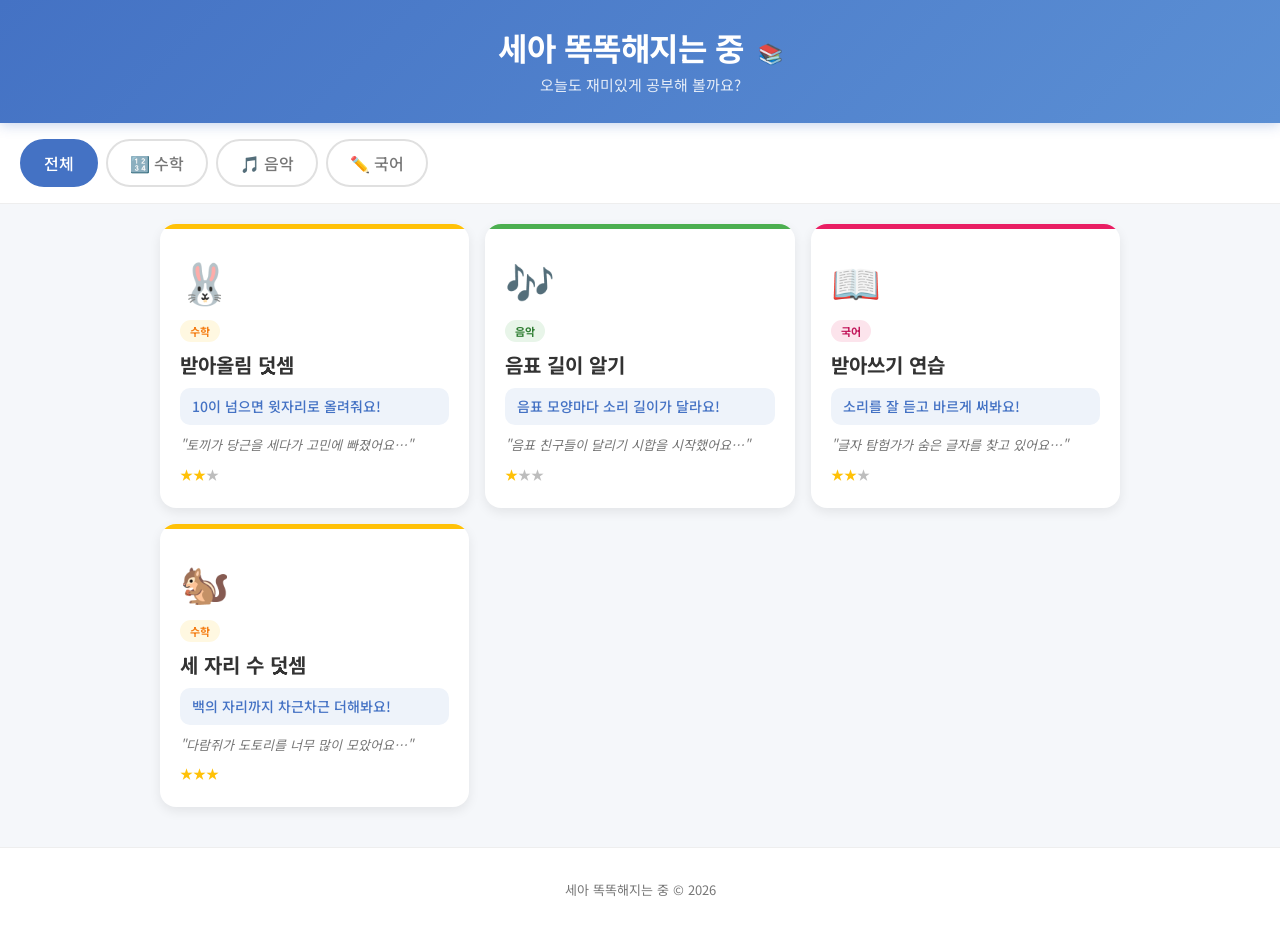
<file: index.html>
<!DOCTYPE html>
<html lang="ko">
<head>
  <meta charset="UTF-8">
  <meta name="viewport" content="width=device-width, initial-scale=1.0">
  <title>세아 똑똑해지는 중</title>
  <link rel="preconnect" href="https://fonts.googleapis.com">
  <link href="https://fonts.googleapis.com/css2?family=Noto+Sans+KR:wght@400;500;700&display=swap" rel="stylesheet">
  <link rel="stylesheet" href="css/common.css">
</head>
<body>

  <!-- Header -->
  <header class="header">
    <div class="header-logo">세아 똑똑해지는 중 <span>📚</span></div>
    <p class="header-greeting">오늘도 재미있게 공부해 볼까요?</p>
  </header>

  <!-- Category Filter -->
  <nav id="filter-bar" class="filter-bar">
    <button class="filter-btn active" data-cat="all">전체</button>
    <button class="filter-btn" data-cat="math">🔢 수학</button>
    <button class="filter-btn" data-cat="music">🎵 음악</button>
    <button class="filter-btn" data-cat="korean">✏️ 국어</button>
  </nav>

  <!-- Card Grid -->
  <main id="card-grid" class="card-grid">
  </main>

  <!-- Footer -->
  <footer class="footer">
    <p>세아 똑똑해지는 중 &copy; 2026</p>
  </footer>

  <script src="js/common.js"></script>
  <script>
    loadTopics('card-grid');
    initCategoryFilter('filter-bar', 'card-grid');
  </script>
</body>
</html>
</file>
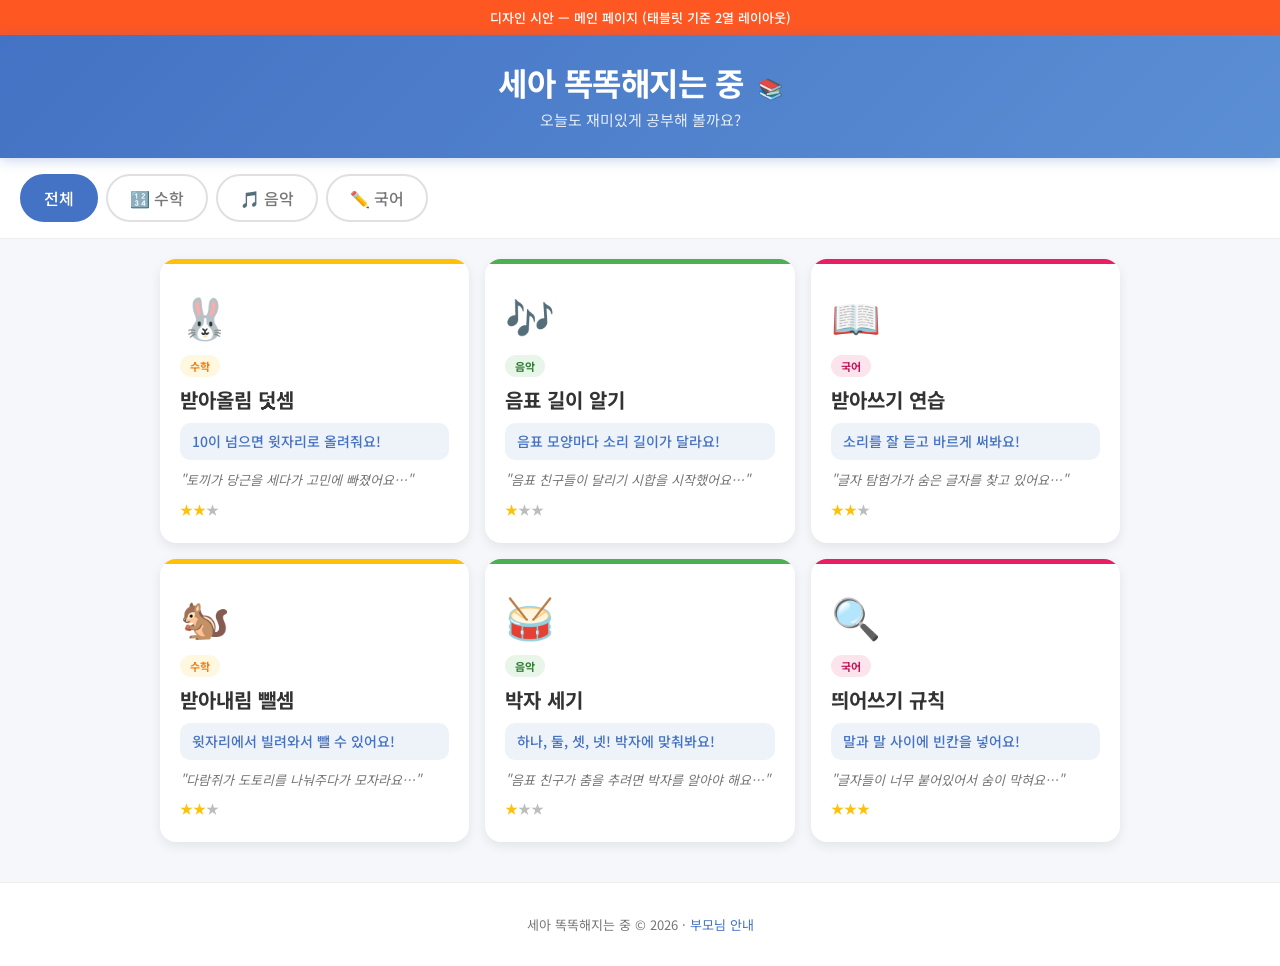
<file: docs/design-메인페이지.html>
<!DOCTYPE html>
<html lang="ko">
<head>
<meta charset="UTF-8">
<meta name="viewport" content="width=device-width, initial-scale=1.0">
<title>세아 똑똑해지는 중 - 메인 페이지 디자인</title>
<link rel="preconnect" href="https://fonts.googleapis.com">
<link href="https://fonts.googleapis.com/css2?family=Noto+Sans+KR:wght@400;500;700&display=swap" rel="stylesheet">
<style>
* { margin: 0; padding: 0; box-sizing: border-box; }

:root {
  --primary: #4472C4;
  --math: #FFC107;
  --math-bg: #FFF8E1;
  --music: #4CAF50;
  --music-bg: #E8F5E9;
  --korean: #E91E63;
  --korean-bg: #FCE4EC;
  --correct: #27AE60;
  --wrong: #E74C3C;
  --bg: #F5F7FA;
  --card-bg: #FFFFFF;
  --text: #333333;
  --text-light: #777777;
  --shadow: 0 4px 12px rgba(0,0,0,0.08);
  --radius: 16px;
}

body {
  font-family: 'Noto Sans KR', sans-serif;
  background: var(--bg);
  color: var(--text);
  min-height: 100vh;
}

/* ── Header ── */
.header {
  background: linear-gradient(135deg, #4472C4 0%, #5B8FD4 100%);
  padding: 24px 20px 28px;
  text-align: center;
  color: white;
  position: sticky;
  top: 0;
  z-index: 100;
  box-shadow: 0 2px 12px rgba(68,114,196,0.3);
}
.header-logo {
  font-size: 32px;
  font-weight: 700;
  letter-spacing: -0.5px;
  margin-bottom: 4px;
}
.header-logo span { opacity: 0.9; font-weight: 400; font-size: 20px; margin-left: 6px; }
.header-greeting {
  font-size: 15px;
  opacity: 0.85;
  font-weight: 400;
}

/* ── Category Filter ── */
.filter-bar {
  display: flex;
  gap: 8px;
  padding: 16px 20px;
  overflow-x: auto;
  -webkit-overflow-scrolling: touch;
  background: white;
  border-bottom: 1px solid #eee;
  position: sticky;
  top: 88px;
  z-index: 99;
}
.filter-btn {
  flex-shrink: 0;
  padding: 10px 22px;
  border-radius: 24px;
  border: 2px solid #E0E0E0;
  background: white;
  font-size: 16px;
  font-weight: 500;
  color: var(--text-light);
  cursor: pointer;
  transition: all 0.2s;
  font-family: 'Noto Sans KR', sans-serif;
}
.filter-btn:hover { border-color: var(--primary); color: var(--primary); }
.filter-btn.active {
  background: var(--primary);
  color: white;
  border-color: var(--primary);
}
.filter-btn.active[data-cat="math"] { background: var(--math); border-color: var(--math); color: #333; }
.filter-btn.active[data-cat="music"] { background: var(--music); border-color: var(--music); color: white; }
.filter-btn.active[data-cat="korean"] { background: var(--korean); border-color: var(--korean); color: white; }

/* ── Card Grid ── */
.card-grid {
  display: grid;
  grid-template-columns: repeat(2, 1fr);
  gap: 16px;
  padding: 20px;
  max-width: 800px;
  margin: 0 auto;
}

/* ── Topic Card ── */
.topic-card {
  background: var(--card-bg);
  border-radius: var(--radius);
  box-shadow: var(--shadow);
  padding: 24px 20px;
  cursor: pointer;
  transition: transform 0.2s, box-shadow 0.2s;
  display: flex;
  flex-direction: column;
  gap: 10px;
  position: relative;
  overflow: hidden;
  text-decoration: none;
  color: inherit;
}
.topic-card:hover, .topic-card:active {
  transform: translateY(-4px);
  box-shadow: 0 8px 24px rgba(0,0,0,0.12);
}

.card-category-bar {
  position: absolute;
  top: 0; left: 0; right: 0;
  height: 5px;
}
.card-category-bar.math { background: var(--math); }
.card-category-bar.music { background: var(--music); }
.card-category-bar.korean { background: var(--korean); }

.card-icon {
  font-size: 40px;
  margin-top: 4px;
}

.card-badge {
  display: inline-block;
  padding: 3px 10px;
  border-radius: 12px;
  font-size: 11px;
  font-weight: 700;
  width: fit-content;
}
.card-badge.math { background: var(--math-bg); color: #F57F17; }
.card-badge.music { background: var(--music-bg); color: #2E7D32; }
.card-badge.korean { background: var(--korean-bg); color: #C2185B; }

.card-title {
  font-size: 20px;
  font-weight: 700;
  line-height: 1.3;
}

.card-concept {
  font-size: 14px;
  color: var(--primary);
  font-weight: 500;
  background: #EEF3FA;
  padding: 8px 12px;
  border-radius: 10px;
  line-height: 1.5;
}

.card-story {
  font-size: 13px;
  color: var(--text-light);
  line-height: 1.5;
  font-style: italic;
}

.card-difficulty {
  font-size: 13px;
  color: #BDBDBD;
  margin-top: auto;
}
.card-difficulty .star-filled { color: var(--math); }

/* ── Footer ── */
.footer {
  text-align: center;
  padding: 32px 20px;
  color: var(--text-light);
  font-size: 13px;
  border-top: 1px solid #eee;
  margin-top: 20px;
  background: white;
}
.footer a { color: var(--primary); text-decoration: none; }

/* ── Responsive ── */
@media (max-width: 767px) {
  .card-grid { grid-template-columns: 1fr; }
  .header-logo { font-size: 26px; }
}
@media (min-width: 1025px) {
  .card-grid { grid-template-columns: repeat(3, 1fr); max-width: 1000px; }
}

/* ── Design Label ── */
.design-label {
  background: #FF5722;
  color: white;
  text-align: center;
  padding: 8px;
  font-size: 13px;
  font-weight: 500;
}
</style>
</head>
<body>

<div class="design-label">디자인 시안 — 메인 페이지 (태블릿 기준 2열 레이아웃)</div>

<!-- Header -->
<header class="header">
  <div class="header-logo">세아 똑똑해지는 중 <span>📚</span></div>
  <p class="header-greeting">오늘도 재미있게 공부해 볼까요?</p>
</header>

<!-- Category Filter -->
<nav class="filter-bar">
  <button class="filter-btn active" data-cat="all">전체</button>
  <button class="filter-btn" data-cat="math">🔢 수학</button>
  <button class="filter-btn" data-cat="music">🎵 음악</button>
  <button class="filter-btn" data-cat="korean">✏️ 국어</button>
</nav>

<!-- Card Grid -->
<main class="card-grid">

  <!-- 수학 카드 1 -->
  <a class="topic-card" href="#">
    <div class="card-category-bar math"></div>
    <div class="card-icon">🐰</div>
    <span class="card-badge math">수학</span>
    <div class="card-title">받아올림 덧셈</div>
    <div class="card-concept">10이 넘으면 윗자리로 올려줘요!</div>
    <div class="card-story">"토끼가 당근을 세다가 고민에 빠졌어요…"</div>
    <div class="card-difficulty">
      <span class="star-filled">★</span><span class="star-filled">★</span><span>★</span>
    </div>
  </a>

  <!-- 음악 카드 1 -->
  <a class="topic-card" href="#">
    <div class="card-category-bar music"></div>
    <div class="card-icon">🎶</div>
    <span class="card-badge music">음악</span>
    <div class="card-title">음표 길이 알기</div>
    <div class="card-concept">음표 모양마다 소리 길이가 달라요!</div>
    <div class="card-story">"음표 친구들이 달리기 시합을 시작했어요…"</div>
    <div class="card-difficulty">
      <span class="star-filled">★</span><span>★</span><span>★</span>
    </div>
  </a>

  <!-- 국어 카드 1 -->
  <a class="topic-card" href="#">
    <div class="card-category-bar korean"></div>
    <div class="card-icon">📖</div>
    <span class="card-badge korean">국어</span>
    <div class="card-title">받아쓰기 연습</div>
    <div class="card-concept">소리를 잘 듣고 바르게 써봐요!</div>
    <div class="card-story">"글자 탐험가가 숨은 글자를 찾고 있어요…"</div>
    <div class="card-difficulty">
      <span class="star-filled">★</span><span class="star-filled">★</span><span>★</span>
    </div>
  </a>

  <!-- 수학 카드 2 -->
  <a class="topic-card" href="#">
    <div class="card-category-bar math"></div>
    <div class="card-icon">🐿️</div>
    <span class="card-badge math">수학</span>
    <div class="card-title">받아내림 뺄셈</div>
    <div class="card-concept">윗자리에서 빌려와서 뺄 수 있어요!</div>
    <div class="card-story">"다람쥐가 도토리를 나눠주다가 모자라요…"</div>
    <div class="card-difficulty">
      <span class="star-filled">★</span><span class="star-filled">★</span><span>★</span>
    </div>
  </a>

  <!-- 음악 카드 2 -->
  <a class="topic-card" href="#">
    <div class="card-category-bar music"></div>
    <div class="card-icon">🥁</div>
    <span class="card-badge music">음악</span>
    <div class="card-title">박자 세기</div>
    <div class="card-concept">하나, 둘, 셋, 넷! 박자에 맞춰봐요!</div>
    <div class="card-story">"음표 친구가 춤을 추려면 박자를 알아야 해요…"</div>
    <div class="card-difficulty">
      <span class="star-filled">★</span><span>★</span><span>★</span>
    </div>
  </a>

  <!-- 국어 카드 2 -->
  <a class="topic-card" href="#">
    <div class="card-category-bar korean"></div>
    <div class="card-icon">🔍</div>
    <span class="card-badge korean">국어</span>
    <div class="card-title">띄어쓰기 규칙</div>
    <div class="card-concept">말과 말 사이에 빈칸을 넣어요!</div>
    <div class="card-story">"글자들이 너무 붙어있어서 숨이 막혀요…"</div>
    <div class="card-difficulty">
      <span class="star-filled">★</span><span class="star-filled">★</span><span class="star-filled">★</span>
    </div>
  </a>

</main>

<!-- Footer -->
<footer class="footer">
  <p>세아 똑똑해지는 중 © 2026 · <a href="#">부모님 안내</a></p>
</footer>

<script>
// Filter interaction demo
document.querySelectorAll('.filter-btn').forEach(btn => {
  btn.addEventListener('click', () => {
    document.querySelectorAll('.filter-btn').forEach(b => b.classList.remove('active'));
    btn.classList.add('active');
    const cat = btn.dataset.cat;
    document.querySelectorAll('.topic-card').forEach(card => {
      if (cat === 'all') {
        card.style.display = '';
      } else {
        const bar = card.querySelector('.card-category-bar');
        card.style.display = bar.classList.contains(cat) ? '' : 'none';
      }
    });
  });
});
</script>
</body>
</html>
</file>
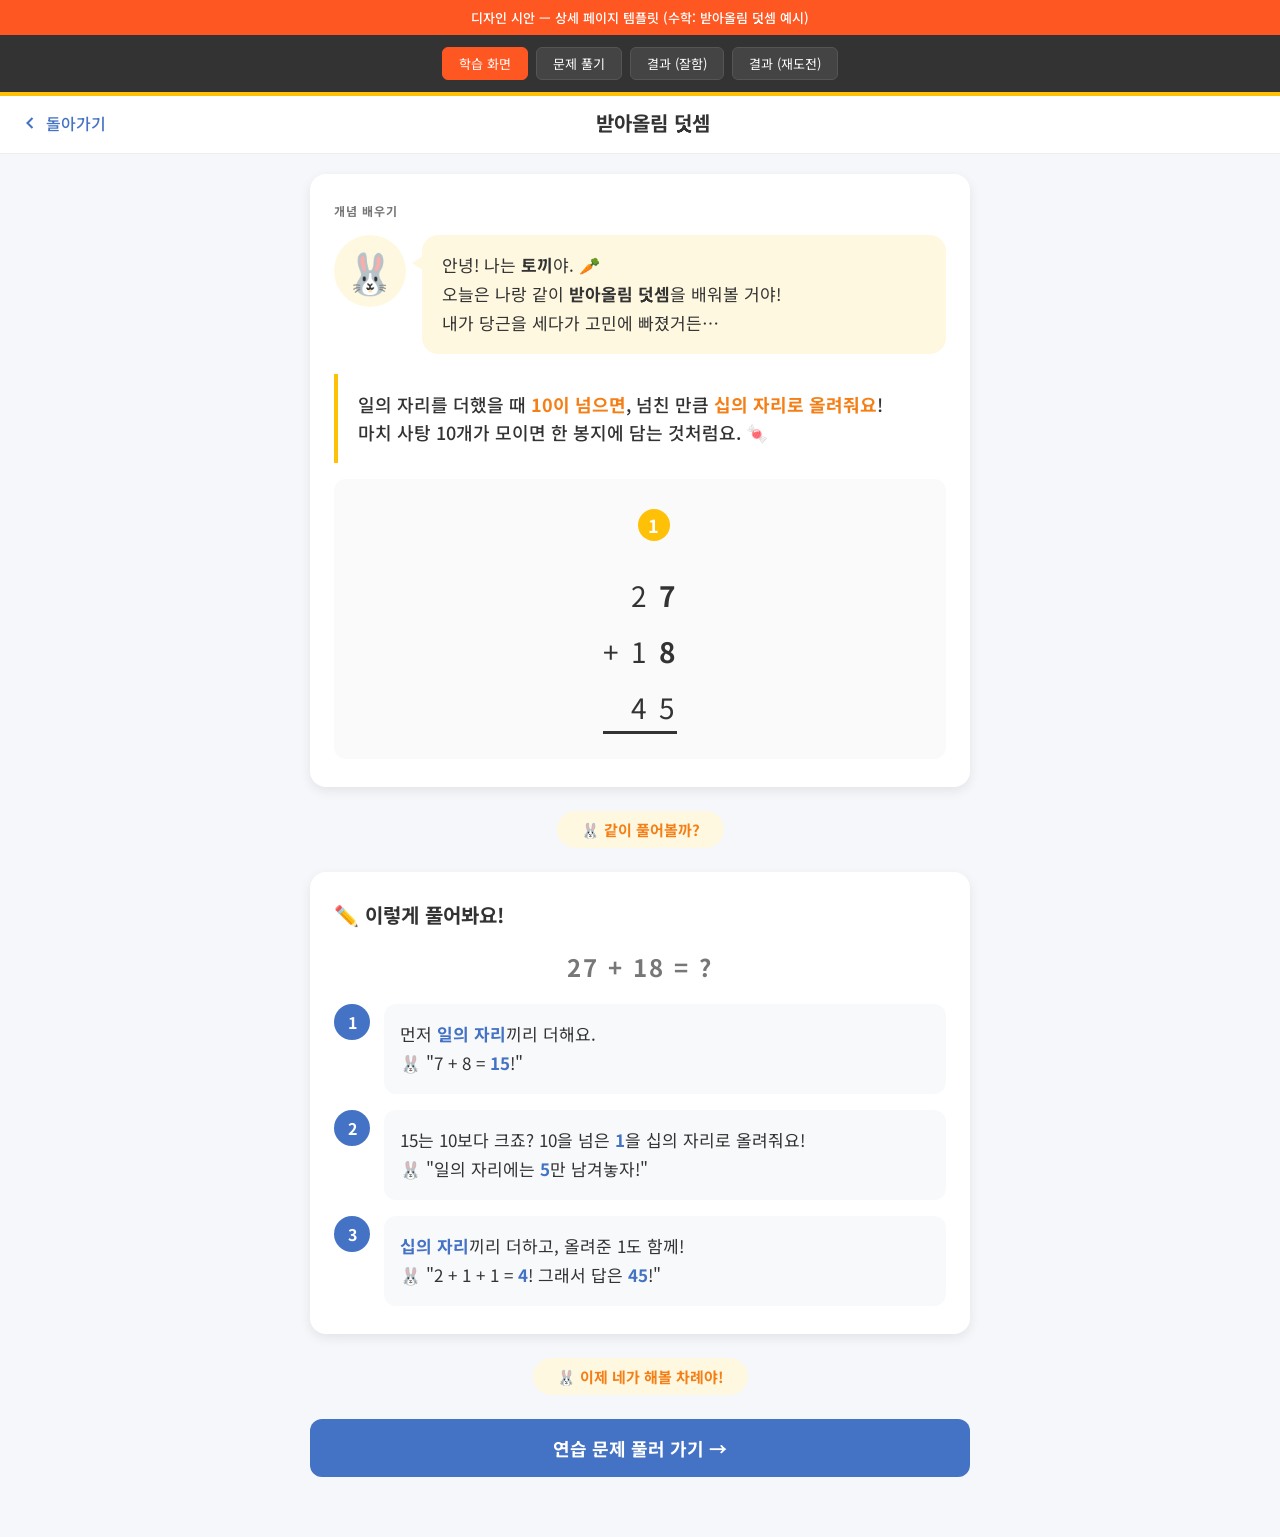
<file: docs/design-상세페이지.html>
<!DOCTYPE html>
<html lang="ko">
<head>
<meta charset="UTF-8">
<meta name="viewport" content="width=device-width, initial-scale=1.0">
<title>세아 똑똑해지는 중 - 상세 페이지 디자인 (받아올림 덧셈)</title>
<link rel="preconnect" href="https://fonts.googleapis.com">
<link href="https://fonts.googleapis.com/css2?family=Noto+Sans+KR:wght@400;500;700&display=swap" rel="stylesheet">
<style>
* { margin: 0; padding: 0; box-sizing: border-box; }

:root {
  --primary: #4472C4;
  --math: #FFC107;
  --math-bg: #FFF8E1;
  --math-dark: #F57F17;
  --correct: #27AE60;
  --correct-bg: #E8F5E9;
  --wrong: #E74C3C;
  --wrong-bg: #FFEBEE;
  --bg: #F5F7FA;
  --card-bg: #FFFFFF;
  --text: #333333;
  --text-light: #777777;
  --shadow: 0 4px 12px rgba(0,0,0,0.08);
  --radius: 16px;
}

body {
  font-family: 'Noto Sans KR', sans-serif;
  background: var(--bg);
  color: var(--text);
  min-height: 100vh;
  padding-bottom: 40px;
}

/* ── Top Nav ── */
.top-nav {
  background: white;
  border-bottom: 1px solid #eee;
  display: flex;
  align-items: center;
  padding: 16px 20px;
  position: sticky;
  top: 0;
  z-index: 100;
}
.top-nav-bar {
  height: 4px;
  background: var(--math);
  position: absolute;
  top: 0; left: 0; right: 0;
}
.back-btn {
  display: flex; align-items: center; gap: 6px;
  font-size: 16px; color: var(--primary);
  text-decoration: none; font-weight: 500;
  flex-shrink: 0;
}
.back-btn svg { width: 20px; height: 20px; }
.top-nav-title {
  flex: 1; text-align: center;
  font-size: 20px; font-weight: 700;
  margin-right: 60px;
}

.content-wrapper {
  max-width: 700px;
  margin: 0 auto;
  padding: 20px;
  display: flex;
  flex-direction: column;
  gap: 20px;
}

/* ── Section Card ── */
.section-card {
  background: var(--card-bg);
  border-radius: var(--radius);
  box-shadow: var(--shadow);
  padding: 28px 24px;
}
.section-label {
  font-size: 12px;
  font-weight: 700;
  text-transform: uppercase;
  letter-spacing: 1px;
  color: var(--text-light);
  margin-bottom: 16px;
}

/* ── Concept Section ── */
.concept-intro {
  display: flex;
  gap: 16px;
  align-items: flex-start;
  margin-bottom: 20px;
}
.character-area {
  flex-shrink: 0;
  width: 72px; height: 72px;
  background: var(--math-bg);
  border-radius: 50%;
  display: flex;
  align-items: center;
  justify-content: center;
  font-size: 40px;
}
.speech-bubble {
  position: relative;
  background: var(--math-bg);
  border-radius: 16px;
  padding: 16px 20px;
  font-size: 17px;
  line-height: 1.7;
  flex: 1;
}
.speech-bubble::before {
  content: '';
  position: absolute;
  left: -10px; top: 20px;
  width: 0; height: 0;
  border-top: 8px solid transparent;
  border-bottom: 8px solid transparent;
  border-right: 12px solid var(--math-bg);
}

.concept-highlight {
  background: white;
  border-left: 4px solid var(--math);
  padding: 16px 20px;
  border-radius: 0 12px 12px 0;
  margin-top: 16px;
  font-size: 18px;
  font-weight: 500;
  line-height: 1.6;
}
.concept-highlight strong {
  color: var(--math-dark);
}

.concept-visual {
  background: #FAFAFA;
  border-radius: 12px;
  padding: 24px;
  text-align: center;
  margin-top: 16px;
  font-size: 28px;
  letter-spacing: 2px;
  line-height: 2;
}
.concept-visual .carry {
  display: inline-block;
  background: var(--math);
  color: white;
  width: 32px; height: 32px;
  border-radius: 50%;
  font-size: 18px;
  line-height: 32px;
  text-align: center;
  vertical-align: super;
  font-weight: 700;
}
.concept-visual .underline {
  border-bottom: 3px solid var(--text);
  padding-bottom: 4px;
}

/* ── Flow Connector ── */
.flow-connector {
  text-align: center;
  padding: 4px 0;
}
.flow-connector span {
  display: inline-block;
  background: var(--math-bg);
  color: var(--math-dark);
  font-size: 15px;
  font-weight: 700;
  padding: 8px 24px;
  border-radius: 20px;
}

/* ── Example Section ── */
.example-heading {
  font-size: 20px;
  font-weight: 700;
  margin-bottom: 20px;
  display: flex;
  align-items: center;
  gap: 8px;
}

.step {
  display: flex;
  gap: 14px;
  margin-bottom: 16px;
  align-items: flex-start;
}
.step:last-child { margin-bottom: 0; }
.step-num {
  flex-shrink: 0;
  width: 36px; height: 36px;
  background: var(--primary);
  color: white;
  border-radius: 50%;
  display: flex; align-items: center; justify-content: center;
  font-size: 16px; font-weight: 700;
}
.step-content {
  flex: 1;
  background: #F8F9FB;
  border-radius: 12px;
  padding: 16px;
  font-size: 17px;
  line-height: 1.7;
}
.step-content .highlight { color: var(--primary); font-weight: 700; }

/* ── Practice Section ── */
.problem-card {
  background: #F8F9FB;
  border-radius: 14px;
  padding: 24px 20px;
  margin-bottom: 14px;
}
.problem-card:last-child { margin-bottom: 0; }
.problem-number {
  font-size: 13px;
  font-weight: 700;
  color: var(--primary);
  margin-bottom: 10px;
}
.problem-question {
  font-size: 24px;
  font-weight: 700;
  text-align: center;
  margin-bottom: 16px;
  letter-spacing: 2px;
}
.problem-input-row {
  display: flex;
  align-items: center;
  justify-content: center;
  gap: 12px;
}
.problem-input {
  width: 100px; height: 56px;
  border: 2px solid #D0D0D0;
  border-radius: 12px;
  text-align: center;
  font-size: 24px;
  font-weight: 700;
  font-family: 'Noto Sans KR', sans-serif;
  outline: none;
  transition: border-color 0.2s;
}
.problem-input:focus { border-color: var(--primary); }
.problem-input.correct { border-color: var(--correct); background: var(--correct-bg); }
.problem-input.wrong { border-color: var(--wrong); background: var(--wrong-bg); }

/* ── Buttons ── */
.btn-primary {
  display: block;
  width: 100%;
  padding: 16px;
  background: var(--primary);
  color: white;
  border: none;
  border-radius: 12px;
  font-size: 18px;
  font-weight: 700;
  cursor: pointer;
  font-family: 'Noto Sans KR', sans-serif;
  transition: background 0.2s;
  min-height: 52px;
}
.btn-primary:hover { background: #3760A8; }
.btn-primary:active { transform: scale(0.98); }

.btn-secondary {
  display: block;
  width: 100%;
  padding: 16px;
  background: white;
  color: var(--primary);
  border: 2px solid var(--primary);
  border-radius: 12px;
  font-size: 18px;
  font-weight: 700;
  cursor: pointer;
  font-family: 'Noto Sans KR', sans-serif;
  min-height: 52px;
}

/* ── Result Section ── */
.result-card {
  text-align: center;
}
.result-score {
  font-size: 48px;
  font-weight: 700;
  color: var(--correct);
  margin: 12px 0;
}
.result-score span { color: var(--text-light); font-size: 28px; }
.result-character {
  font-size: 64px;
  margin: 8px 0;
}
.result-message {
  position: relative;
  display: inline-block;
  background: var(--correct-bg);
  padding: 16px 28px;
  border-radius: 16px;
  font-size: 18px;
  font-weight: 500;
  color: var(--correct);
  line-height: 1.6;
  margin: 12px 0 24px;
}
.result-buttons {
  display: flex;
  flex-direction: column;
  gap: 12px;
}

/* ── Feedback States ── */
.feedback-correct {
  display: flex; align-items: center; gap: 8px;
  background: var(--correct-bg);
  padding: 10px 14px;
  border-radius: 10px;
  margin-top: 12px;
  font-size: 15px;
  color: var(--correct);
  font-weight: 500;
}
.feedback-wrong {
  display: flex; align-items: flex-start; gap: 8px;
  background: var(--wrong-bg);
  padding: 10px 14px;
  border-radius: 10px;
  margin-top: 12px;
  font-size: 15px;
  color: var(--wrong);
}
.feedback-wrong .answer { font-weight: 700; }

/* ── Related Topics ── */
.related-grid {
  display: grid;
  grid-template-columns: repeat(2, 1fr);
  gap: 12px;
}
.related-card {
  background: #F8F9FB;
  border-radius: 14px;
  padding: 16px;
  text-decoration: none;
  color: inherit;
  text-align: center;
  transition: transform 0.2s;
}
.related-card:hover { transform: translateY(-2px); }
.related-card .icon { font-size: 28px; margin-bottom: 6px; }
.related-card .title { font-size: 15px; font-weight: 700; }
.related-card .desc { font-size: 12px; color: var(--text-light); margin-top: 4px; }

/* ── Progress Bar ── */
.progress-section {
  padding: 0 20px;
  max-width: 700px;
  margin: 0 auto;
}
.progress-bar-bg {
  height: 8px;
  background: #E0E0E0;
  border-radius: 4px;
  overflow: hidden;
}
.progress-bar-fill {
  height: 100%;
  background: linear-gradient(90deg, var(--math), var(--math-dark));
  border-radius: 4px;
  transition: width 0.3s;
}
.progress-label {
  display: flex;
  justify-content: space-between;
  font-size: 12px;
  color: var(--text-light);
  margin-top: 6px;
}

/* ── Design States Toggle ── */
.design-label {
  background: #FF5722;
  color: white;
  text-align: center;
  padding: 8px;
  font-size: 13px;
  font-weight: 500;
}
.state-toggle {
  display: flex;
  gap: 8px;
  justify-content: center;
  padding: 12px 20px;
  background: #333;
  flex-wrap: wrap;
}
.state-btn {
  padding: 6px 16px;
  border-radius: 6px;
  border: 1px solid #555;
  background: #444;
  color: white;
  font-size: 13px;
  cursor: pointer;
  font-family: 'Noto Sans KR', sans-serif;
}
.state-btn.active { background: #FF5722; border-color: #FF5722; }

.view { display: none; }
.view.active { display: block; }

@media (max-width: 767px) {
  .concept-intro { flex-direction: column; align-items: center; text-align: center; }
  .speech-bubble::before { display: none; }
  .related-grid { grid-template-columns: 1fr; }
}
</style>
</head>
<body>

<div class="design-label">디자인 시안 — 상세 페이지 템플릿 (수학: 받아올림 덧셈 예시)</div>
<div class="state-toggle">
  <button class="state-btn active" data-view="learning">학습 화면</button>
  <button class="state-btn" data-view="practice">문제 풀기</button>
  <button class="state-btn" data-view="result-good">결과 (잘함)</button>
  <button class="state-btn" data-view="result-retry">결과 (재도전)</button>
</div>

<!-- ===== Top Nav (공통) ===== -->
<nav class="top-nav">
  <div class="top-nav-bar"></div>
  <a class="back-btn" href="#">
    <svg viewBox="0 0 24 24" fill="none" stroke="currentColor" stroke-width="2.5"><path d="M15 18l-6-6 6-6"/></svg>
    돌아가기
  </a>
  <div class="top-nav-title">받아올림 덧셈</div>
</nav>

<!-- ===== STATE 1: 학습 화면 ===== -->
<div class="view active" id="view-learning">
  <div class="content-wrapper">

    <!-- 개념 설명 -->
    <div class="section-card">
      <div class="section-label">개념 배우기</div>
      <div class="concept-intro">
        <div class="character-area">🐰</div>
        <div class="speech-bubble">
          안녕! 나는 <strong>토끼</strong>야. 🥕<br>
          오늘은 나랑 같이 <strong>받아올림 덧셈</strong>을 배워볼 거야!<br>
          내가 당근을 세다가 고민에 빠졌거든…
        </div>
      </div>

      <div class="concept-highlight">
        일의 자리를 더했을 때 <strong>10이 넘으면</strong>,
        넘친 만큼 <strong>십의 자리로 올려줘요</strong>!<br>
        마치 사탕 10개가 모이면 한 봉지에 담는 것처럼요. 🍬
      </div>

      <div class="concept-visual">
        <div style="margin-bottom: 8px;">
          <span style="opacity:0">+</span>
          <span class="carry">1</span><br>
        </div>
        <span style="opacity:0">+</span> 2 <strong>7</strong><br>
        + 1 <strong>8</strong><br>
        <span class="underline">
          <span style="opacity:0">+</span> 4 5
        </span>
      </div>
    </div>

    <!-- 흐름 연결 -->
    <div class="flow-connector">
      <span>🐰 같이 풀어볼까?</span>
    </div>

    <!-- 예시 문제 -->
    <div class="section-card">
      <div class="example-heading">✏️ 이렇게 풀어봐요!</div>

      <div style="text-align:center; font-size:24px; font-weight:700; margin-bottom:20px; letter-spacing:2px; color: var(--text-light);">
        27 + 18 = ?
      </div>

      <div class="step">
        <div class="step-num">1</div>
        <div class="step-content">
          먼저 <span class="highlight">일의 자리</span>끼리 더해요.<br>
          🐰 "7 + 8 = <span class="highlight">15</span>!"
        </div>
      </div>
      <div class="step">
        <div class="step-num">2</div>
        <div class="step-content">
          15는 10보다 크죠? 10을 넘은 <span class="highlight">1</span>을 십의 자리로 올려줘요!<br>
          🐰 "일의 자리에는 <span class="highlight">5</span>만 남겨놓자!"
        </div>
      </div>
      <div class="step">
        <div class="step-num">3</div>
        <div class="step-content">
          <span class="highlight">십의 자리</span>끼리 더하고, 올려준 1도 함께!<br>
          🐰 "2 + 1 + 1 = <span class="highlight">4</span>! 그래서 답은 <span class="highlight">45</span>!"
        </div>
      </div>
    </div>

    <!-- 연습 시작 -->
    <div class="flow-connector">
      <span>🐰 이제 네가 해볼 차례야!</span>
    </div>

    <button class="btn-primary" onclick="showView('practice')">연습 문제 풀러 가기 →</button>
  </div>
</div>

<!-- ===== STATE 2: 문제 풀기 ===== -->
<div class="view" id="view-practice">
  <div class="progress-section" style="padding-top:16px;">
    <div class="progress-bar-bg">
      <div class="progress-bar-fill" style="width: 40%;"></div>
    </div>
    <div class="progress-label">
      <span>문제 풀기</span>
      <span>2 / 5</span>
    </div>
  </div>
  <div class="content-wrapper">
    <div class="section-card">
      <div class="problem-card">
        <div class="problem-number">문제 1</div>
        <div class="problem-question">36 + 27 = ?</div>
        <div class="problem-input-row">
          <input type="text" class="problem-input correct" value="63" readonly>
        </div>
        <div class="feedback-correct">✅ 잘했어요! 토끼가 당근을 더 줄게요! 🥕</div>
      </div>

      <div class="problem-card">
        <div class="problem-number">문제 2</div>
        <div class="problem-question">48 + 35 = ?</div>
        <div class="problem-input-row">
          <input type="text" class="problem-input" placeholder="?" style="font-size:20px;">
        </div>
      </div>

      <div class="problem-card" style="opacity: 0.5;">
        <div class="problem-number">문제 3</div>
        <div class="problem-question">19 + 54 = ?</div>
        <div class="problem-input-row">
          <input type="text" class="problem-input" placeholder="?" disabled style="font-size:20px;">
        </div>
      </div>

      <div class="problem-card" style="opacity: 0.5;">
        <div class="problem-number">문제 4</div>
        <div class="problem-question">67 + 28 = ?</div>
        <div class="problem-input-row">
          <input type="text" class="problem-input" placeholder="?" disabled style="font-size:20px;">
        </div>
      </div>

      <div class="problem-card" style="opacity: 0.5;">
        <div class="problem-number">문제 5</div>
        <div class="problem-question">45 + 39 = ?</div>
        <div class="problem-input-row">
          <input type="text" class="problem-input" placeholder="?" disabled style="font-size:20px;">
        </div>
      </div>
    </div>

    <button class="btn-primary">정답 확인하기 ✓</button>
  </div>
</div>

<!-- ===== STATE 3: 결과 (잘함) ===== -->
<div class="view" id="view-result-good">
  <div class="content-wrapper">
    <div class="section-card result-card">
      <div class="section-label">결과</div>
      <div class="result-character">🐰</div>
      <div class="result-score">4 <span>/ 5</span></div>
      <div class="result-message">
        우와! 토끼가 깜짝 놀랐어!<br>
        당근을 거의 다 세줬구나! 대단해! 🥕🥕🥕🥕
      </div>

      <!-- 개별 결과 -->
      <div style="text-align: left; width: 100%; margin-bottom: 20px;">
        <div class="feedback-correct" style="margin-top:0; margin-bottom: 8px;">
          ✅ 문제 1: 36 + 27 = 63
        </div>
        <div class="feedback-correct" style="margin-top:0; margin-bottom: 8px;">
          ✅ 문제 2: 48 + 35 = 83
        </div>
        <div class="feedback-wrong" style="margin-top:0; margin-bottom: 8px;">
          <div>
            ❌ 문제 3: 19 + 54 → <span class="answer">정답: 73</span><br>
            <span style="font-size:13px; color: #999;">🐰 "일의 자리 9+4=13이니까, 1을 올려줘야 해!"</span>
          </div>
        </div>
        <div class="feedback-correct" style="margin-top:0; margin-bottom: 8px;">
          ✅ 문제 4: 67 + 28 = 95
        </div>
        <div class="feedback-correct" style="margin-top:0; margin-bottom: 8px;">
          ✅ 문제 5: 45 + 39 = 84
        </div>
      </div>

      <div class="result-buttons">
        <button class="btn-primary" onclick="showView('practice')">다시 풀어볼래요! 🔄</button>
        <button class="btn-secondary" onclick="showView('learning')">개념 다시 보기 📖</button>
      </div>
    </div>

    <!-- 관련 주제 -->
    <div class="section-card">
      <div class="section-label">이런 것도 해볼래? 🐰</div>
      <div class="related-grid">
        <a class="related-card" href="#">
          <div class="icon">🐿️</div>
          <div class="title">받아내림 뺄셈</div>
          <div class="desc">빌려와서 빼는 법을 배워요</div>
        </a>
        <a class="related-card" href="#">
          <div class="icon">🔢</div>
          <div class="title">구구단 연습</div>
          <div class="desc">곱하기의 기초를 다져요</div>
        </a>
      </div>
    </div>
  </div>
</div>

<!-- ===== STATE 4: 결과 (재도전) ===== -->
<div class="view" id="view-result-retry">
  <div class="content-wrapper">
    <div class="section-card result-card">
      <div class="section-label">결과</div>
      <div class="result-character">🐰</div>
      <div class="result-score" style="color: var(--primary);">2 <span>/ 5</span></div>
      <div class="result-message" style="background: #EEF3FA; color: var(--primary);">
        괜찮아! 토끼도 처음엔 당근 세기가 어려웠어.<br>
        같이 다시 해보자! 💪
      </div>

      <div style="text-align: left; width: 100%; margin-bottom: 20px;">
        <div class="feedback-correct" style="margin-top:0; margin-bottom: 8px;">
          ✅ 문제 1: 36 + 27 = 63
        </div>
        <div class="feedback-wrong" style="margin-top:0; margin-bottom: 8px;">
          <div>
            ❌ 문제 2: 48 + 35 → <span class="answer">정답: 83</span><br>
            <span style="font-size:13px; color: #999;">🐰 "8+5=13, 1을 올려주는 거 기억하자!"</span>
          </div>
        </div>
        <div class="feedback-wrong" style="margin-top:0; margin-bottom: 8px;">
          <div>
            ❌ 문제 3: 19 + 54 → <span class="answer">정답: 73</span><br>
            <span style="font-size:13px; color: #999;">🐰 "9+4=13이니까, 1을 올려줘야 해!"</span>
          </div>
        </div>
        <div class="feedback-correct" style="margin-top:0; margin-bottom: 8px;">
          ✅ 문제 4: 67 + 28 = 95
        </div>
        <div class="feedback-wrong" style="margin-top:0; margin-bottom: 8px;">
          <div>
            ❌ 문제 5: 45 + 39 → <span class="answer">정답: 84</span><br>
            <span style="font-size:13px; color: #999;">🐰 "5+9=14, 4만 남기고 1을 올려줘!"</span>
          </div>
        </div>
      </div>

      <div class="result-buttons">
        <button class="btn-primary" onclick="showView('learning')">개념 다시 보기 📖</button>
        <button class="btn-secondary" onclick="showView('practice')">다시 풀어볼래요! 🔄</button>
      </div>
    </div>
  </div>
</div>

<script>
function showView(id) {
  document.querySelectorAll('.view').forEach(v => v.classList.remove('active'));
  document.getElementById('view-' + id).classList.add('active');
  document.querySelectorAll('.state-btn').forEach(b => {
    b.classList.toggle('active', b.dataset.view === id);
  });
  window.scrollTo(0, 0);
}

document.querySelectorAll('.state-btn').forEach(btn => {
  btn.addEventListener('click', () => showView(btn.dataset.view));
});
</script>
</body>
</html>
</file>
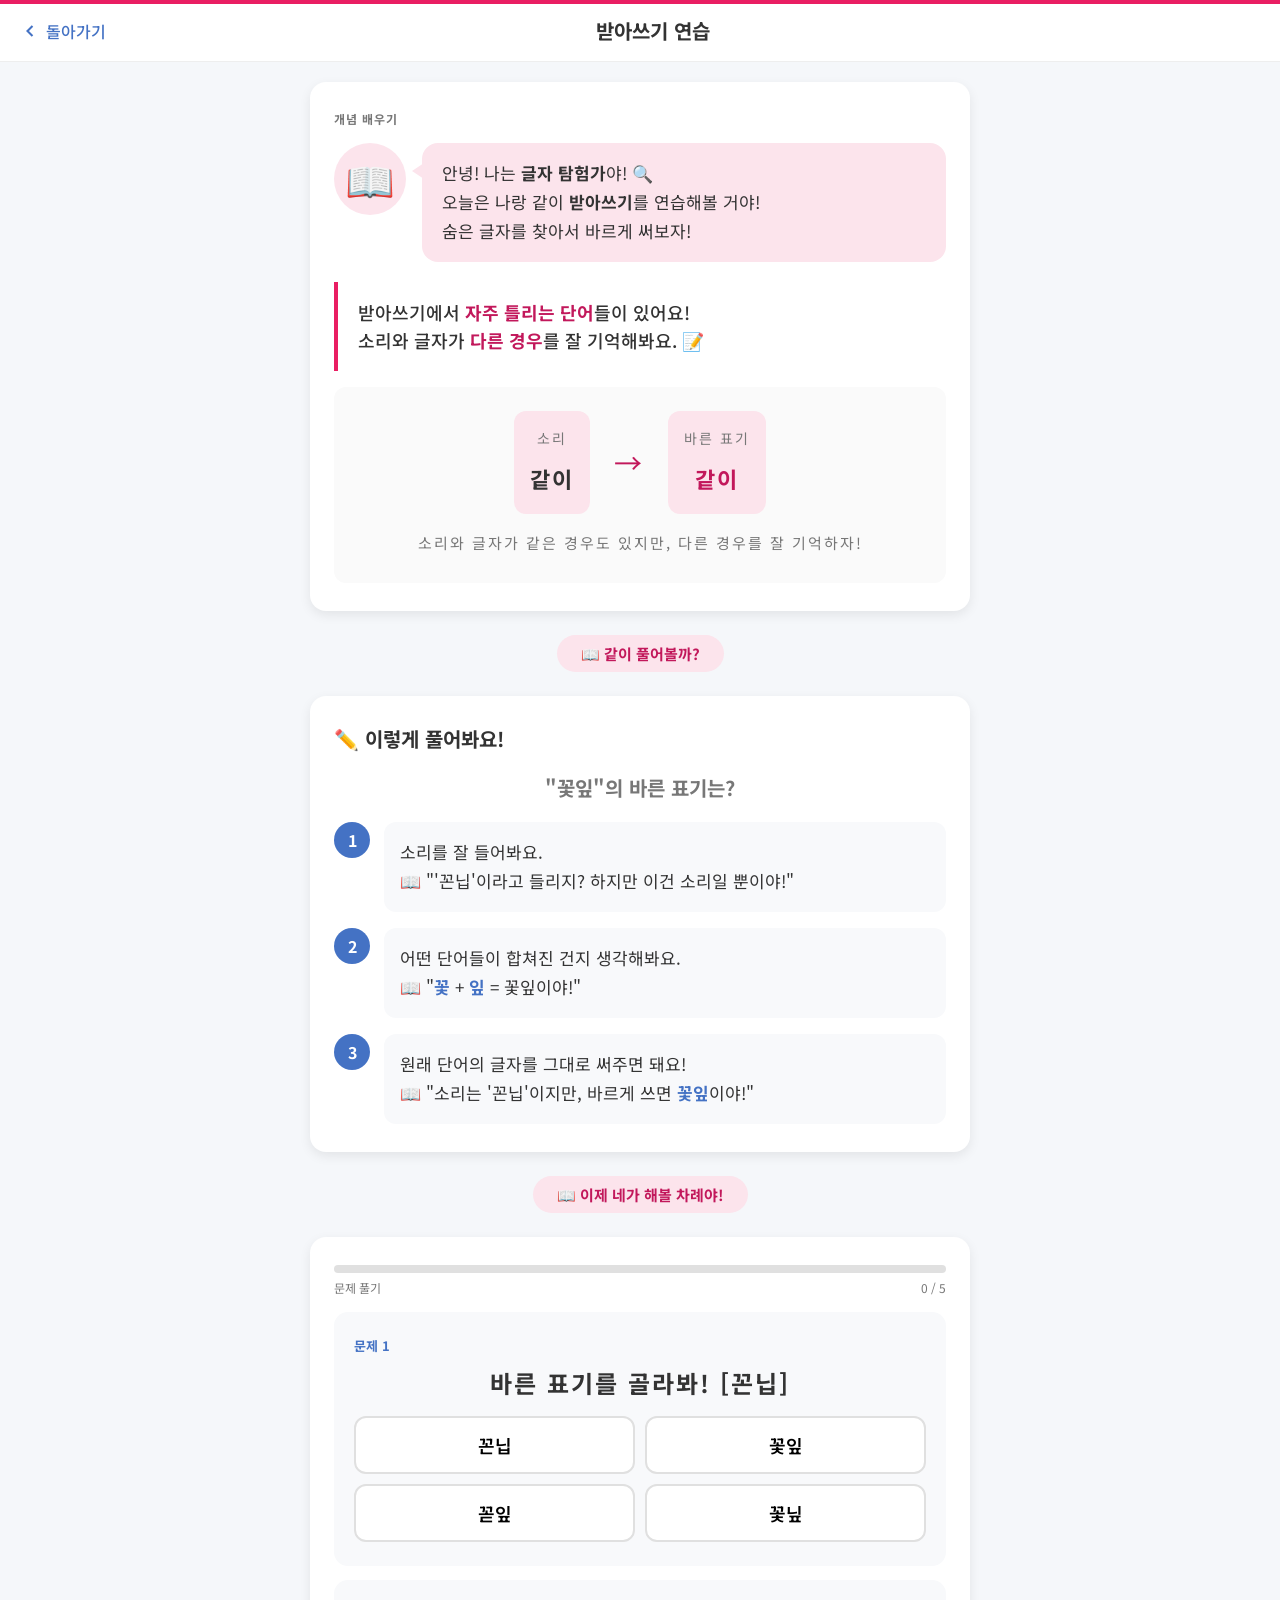
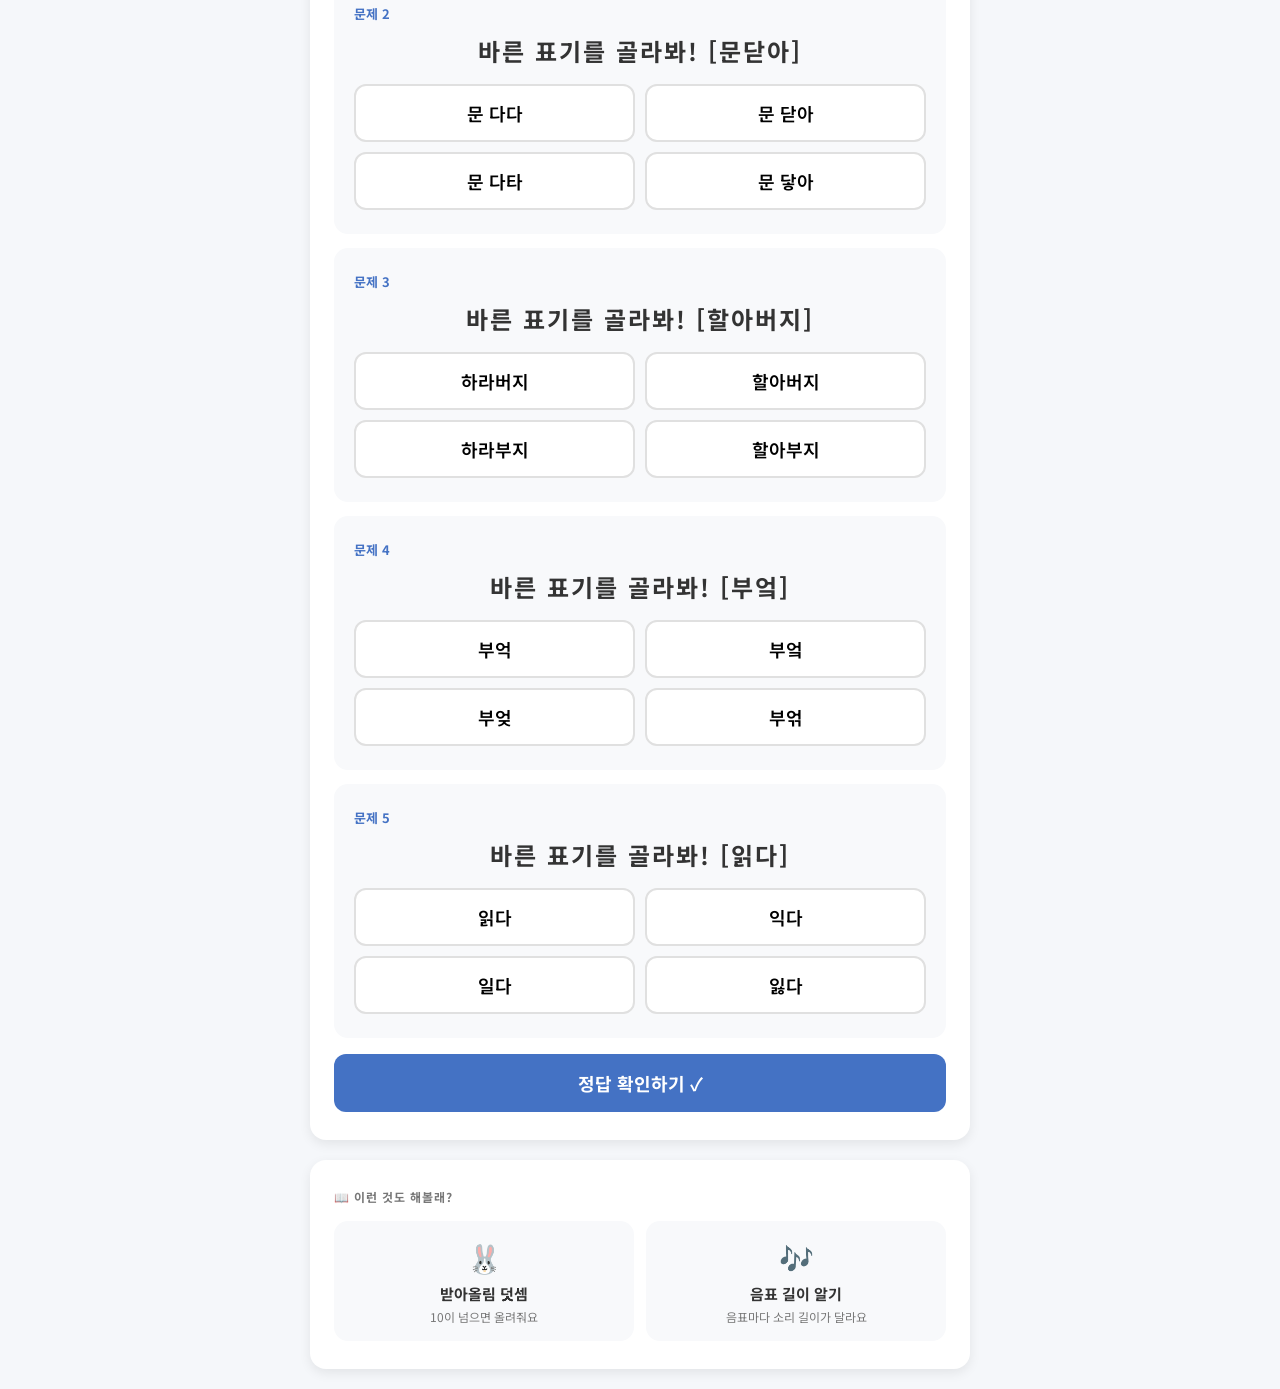
<file: pages/korean-dictation.html>
<!DOCTYPE html>
<html lang="ko">
<head>
  <meta charset="UTF-8">
  <meta name="viewport" content="width=device-width, initial-scale=1.0">
  <title>세아 똑똑해지는 중 - 받아쓰기 연습</title>
  <link rel="preconnect" href="https://fonts.googleapis.com">
  <link href="https://fonts.googleapis.com/css2?family=Noto+Sans+KR:wght@400;500;700&display=swap" rel="stylesheet">
  <link rel="stylesheet" href="../css/common.css">
</head>
<body data-category="korean">

  <!-- Top Nav -->
  <nav class="top-nav">
    <div class="top-nav-bar korean"></div>
    <a class="back-btn" href="../index.html">
      <svg viewBox="0 0 24 24" fill="none" stroke="currentColor" stroke-width="2.5"><path d="M15 18l-6-6 6-6"/></svg>
      돌아가기
    </a>
    <div class="top-nav-title">받아쓰기 연습</div>
  </nav>

  <main class="content-wrapper">

    <!-- 개념 설명 -->
    <section class="section-card" id="concept-section">
      <div class="section-label">개념 배우기</div>
      <div class="concept-intro">
        <div class="character-area korean">📖</div>
        <div class="speech-bubble korean">
          안녕! 나는 <strong>글자 탐험가</strong>야! 🔍<br>
          오늘은 나랑 같이 <strong>받아쓰기</strong>를 연습해볼 거야!<br>
          숨은 글자를 찾아서 바르게 써보자!
        </div>
      </div>

      <div class="concept-highlight korean">
        받아쓰기에서 <strong class="korean">자주 틀리는 단어</strong>들이 있어요!<br>
        소리와 글자가 <strong class="korean">다른 경우</strong>를 잘 기억해봐요. 📝
      </div>

      <div class="concept-visual" style="font-size: 20px; line-height: 2.2;">
        <div style="display:flex; justify-content:center; gap:24px; flex-wrap:wrap;">
          <div style="text-align:center; padding:12px 16px; background:var(--korean-bg); border-radius:12px;">
            <div style="font-size:14px; color:var(--text-light);">소리</div>
            <div style="font-size:22px; font-weight:700;">같이</div>
          </div>
          <div style="font-size:28px; color:var(--korean-dark); align-self:center;">→</div>
          <div style="text-align:center; padding:12px 16px; background:var(--korean-bg); border-radius:12px;">
            <div style="font-size:14px; color:var(--text-light);">바른 표기</div>
            <div style="font-size:22px; font-weight:700; color:var(--korean-dark);">같이</div>
          </div>
        </div>
        <div style="margin-top:12px; font-size:15px; color:var(--text-light);">
          소리와 글자가 같은 경우도 있지만, 다른 경우를 잘 기억하자!
        </div>
      </div>
    </section>

    <!-- 흐름 연결 -->
    <div class="flow-connector korean"><span>📖 같이 풀어볼까?</span></div>

    <!-- 예시 문제 -->
    <section class="section-card">
      <div class="example-heading">✏️ 이렇게 풀어봐요!</div>

      <div style="text-align:center; font-size:20px; font-weight:700; margin-bottom:20px; color: var(--text-light);">
        "꽃잎"의 바른 표기는?
      </div>

      <div class="step">
        <div class="step-num">1</div>
        <div class="step-content">
          소리를 잘 들어봐요.<br>
          📖 "'꼰닙'이라고 들리지? 하지만 이건 소리일 뿐이야!"
        </div>
      </div>
      <div class="step">
        <div class="step-num">2</div>
        <div class="step-content">
          어떤 단어들이 합쳐진 건지 생각해봐요.<br>
          📖 "<span class="highlight">꽃</span> + <span class="highlight">잎</span> = 꽃잎이야!"
        </div>
      </div>
      <div class="step">
        <div class="step-num">3</div>
        <div class="step-content">
          원래 단어의 글자를 그대로 써주면 돼요!<br>
          📖 "소리는 '꼰닙'이지만, 바르게 쓰면 <span class="highlight">꽃잎</span>이야!"
        </div>
      </div>
    </section>

    <!-- 흐름 연결 -->
    <div class="flow-connector korean"><span>📖 이제 네가 해볼 차례야!</span></div>

    <!-- 연습 문제 -->
    <section class="section-card" id="practice-section">
      <div class="progress-section" style="padding:0 0 16px;">
        <div class="progress-bar-bg">
          <div class="progress-bar-fill korean" id="progress-fill" style="width: 0%;"></div>
        </div>
        <div class="progress-label">
          <span>문제 풀기</span>
          <span id="progress-count">0 / 5</span>
        </div>
      </div>

      <div id="problems-container"></div>

      <div style="margin-top: 16px;">
        <button class="btn-primary" id="submit-btn" onclick="checkAllAnswers()">정답 확인하기 ✓</button>
      </div>
    </section>

    <!-- 결과 -->
    <section id="result-section" style="display:none;"></section>

    <!-- 다시 풀기 -->
    <div id="retry-buttons" style="display:none; flex-direction:column; gap:12px;">
      <button class="btn-primary" onclick="resetPractice(true)">다시 풀어볼래요! 🔄</button>
      <button class="btn-secondary" onclick="scrollToConcept()">개념 다시 보기 📖</button>
    </div>

    <!-- 관련 주제 -->
    <section class="section-card">
      <div class="section-label">📖 이런 것도 해볼래?</div>
      <div class="related-grid">
        <a class="related-card" href="math-carrying.html">
          <div class="icon">🐰</div>
          <div class="title">받아올림 덧셈</div>
          <div class="desc">10이 넘으면 올려줘요</div>
        </a>
        <a class="related-card" href="music-note-length.html">
          <div class="icon">🎶</div>
          <div class="title">음표 길이 알기</div>
          <div class="desc">음표마다 소리 길이가 달라요</div>
        </a>
      </div>
    </section>

  </main>

  <script src="../js/common.js"></script>
  <script>
    initPractice({
      title: "받아쓰기 연습",
      category: "korean",
      character: "📖",
      characterName: "글자 탐험가",

      problems: [
        {
          question: "바른 표기를 골라봐! [꼰닙]",
          answer: "꽃잎",
          type: "choice",
          choices: ["꼰닙", "꽃잎", "꼳잎", "꽃닢"],
          correctMsg: "맞아! 꽃 + 잎 = 꽃잎이야! 🌸",
          wrongMsg: "'꽃'과 '잎'이 합쳐진 거야! 꽃잎이 정답!"
        },
        {
          question: "바른 표기를 골라봐! [문닫아]",
          answer: "문 닫아",
          type: "choice",
          choices: ["문 다다", "문 닫아", "문 다타", "문 닿아"],
          correctMsg: "잘했어! '닫아'가 맞아! 📖",
          wrongMsg: "'닫다'에서 온 말이야! '문 닫아'가 정답!"
        },
        {
          question: "바른 표기를 골라봐! [할아버지]",
          answer: "할아버지",
          type: "choice",
          choices: ["하라버지", "할아버지", "하라부지", "할아부지"],
          correctMsg: "완벽해! 글자 탐험가도 감동! 🌟",
          wrongMsg: "소리 그대로 '할아버지'야! 잘 기억하자!"
        },
        {
          question: "바른 표기를 골라봐! [부엌]",
          answer: "부엌",
          type: "choice",
          choices: ["부억", "부엌", "부엊", "부얶"],
          correctMsg: "대단해! '부엌' 맞았어! 🏠",
          wrongMsg: "받침이 'ㄲ'이 아니라 'ㅋ'이야! 부엌!"
        },
        {
          question: "바른 표기를 골라봐! [읽다]",
          answer: "읽다",
          type: "choice",
          choices: ["읽다", "익다", "일다", "잃다"],
          correctMsg: "최고야! 글자 박사! 📚",
          wrongMsg: "소리는 '익따'이지만, 글자는 '읽다'야!"
        }
      ],

      resultMessages: {
        excellent: "우와! 글자 탐험가가 깜짝 놀랐어! 받아쓰기 왕이야! 📚📚📚",
        good: "잘했어! 조금만 더 연습하면 받아쓰기 만점이야! 📝📝",
        retry: "괜찮아! 글자 탐험가도 처음엔 어려웠어. 같이 다시 해보자! 💪"
      }
    });
  </script>
</body>
</html>
</file>
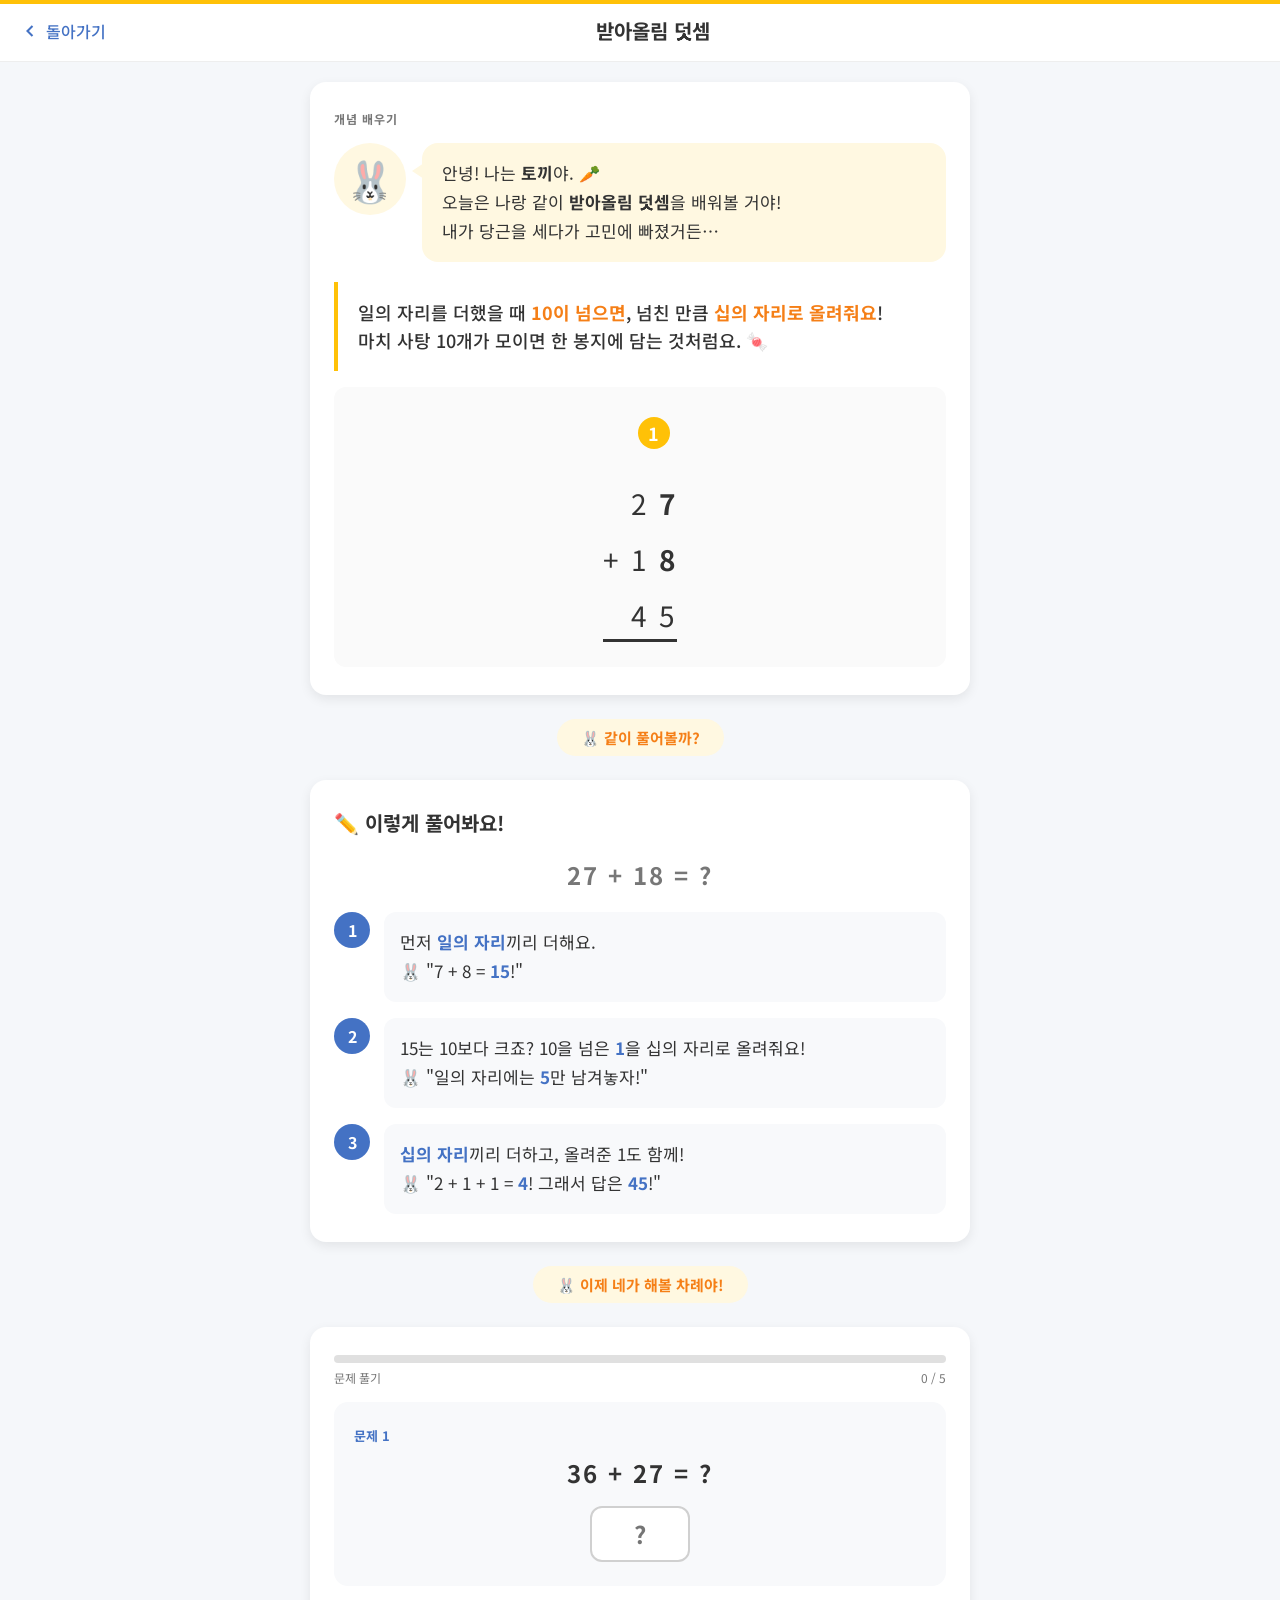
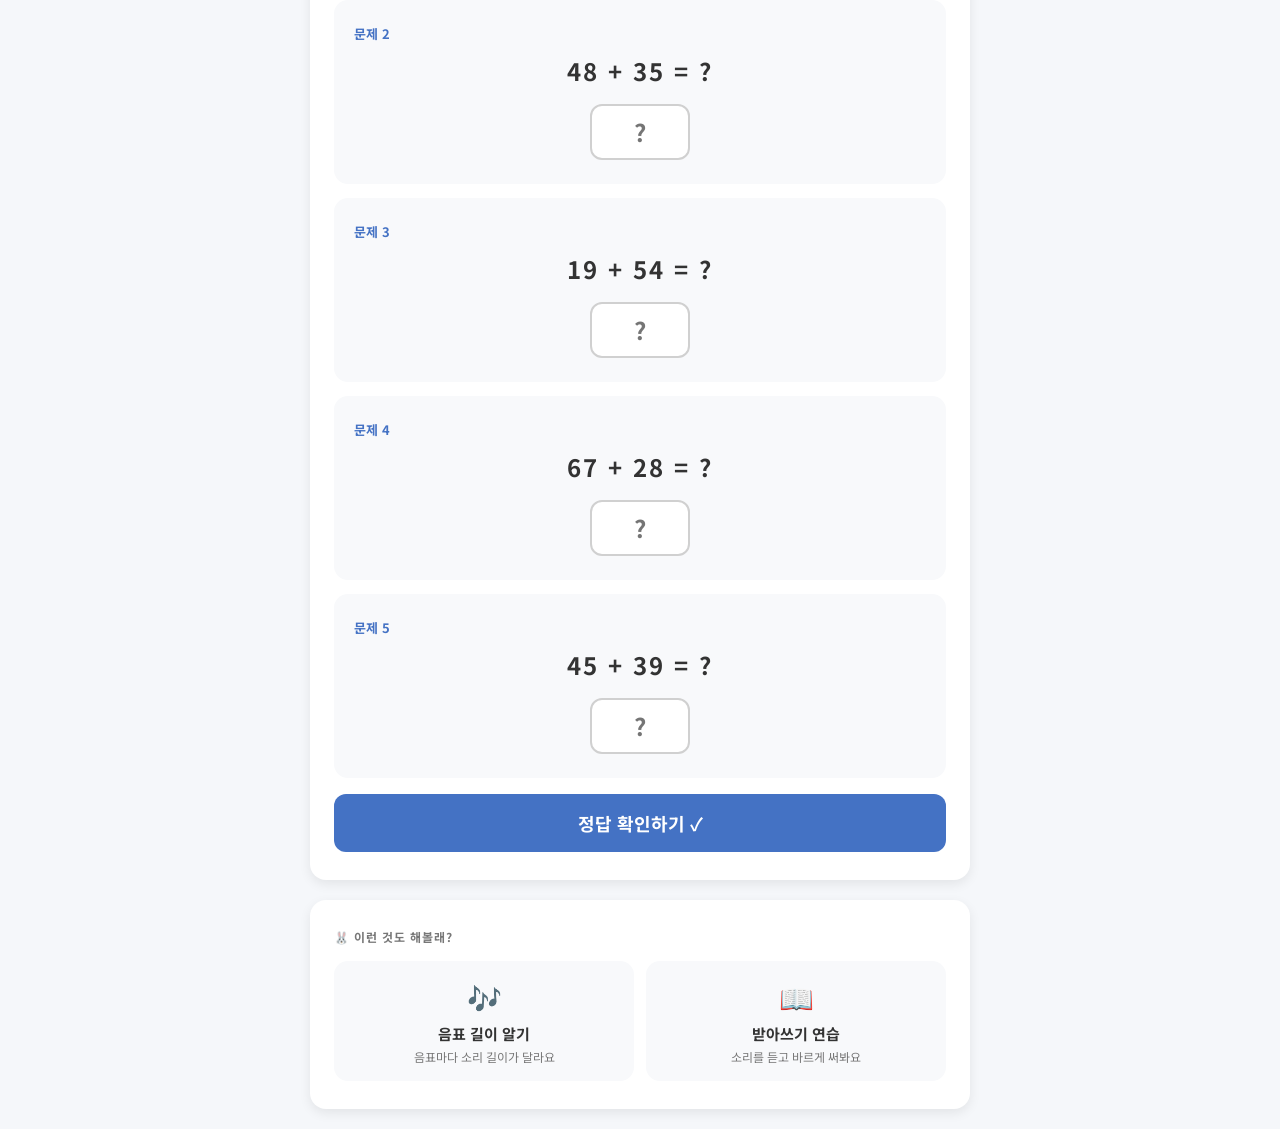
<file: pages/math-carrying.html>
<!DOCTYPE html>
<html lang="ko">
<head>
  <meta charset="UTF-8">
  <meta name="viewport" content="width=device-width, initial-scale=1.0">
  <title>세아 똑똑해지는 중 - 받아올림 덧셈</title>
  <link rel="preconnect" href="https://fonts.googleapis.com">
  <link href="https://fonts.googleapis.com/css2?family=Noto+Sans+KR:wght@400;500;700&display=swap" rel="stylesheet">
  <link rel="stylesheet" href="../css/common.css">
</head>
<body data-category="math">

  <!-- Top Nav -->
  <nav class="top-nav">
    <div class="top-nav-bar math"></div>
    <a class="back-btn" href="../index.html">
      <svg viewBox="0 0 24 24" fill="none" stroke="currentColor" stroke-width="2.5"><path d="M15 18l-6-6 6-6"/></svg>
      돌아가기
    </a>
    <div class="top-nav-title">받아올림 덧셈</div>
  </nav>

  <main class="content-wrapper">

    <!-- 개념 설명 -->
    <section class="section-card" id="concept-section">
      <div class="section-label">개념 배우기</div>
      <div class="concept-intro">
        <div class="character-area math">🐰</div>
        <div class="speech-bubble math">
          안녕! 나는 <strong>토끼</strong>야. 🥕<br>
          오늘은 나랑 같이 <strong>받아올림 덧셈</strong>을 배워볼 거야!<br>
          내가 당근을 세다가 고민에 빠졌거든…
        </div>
      </div>

      <div class="concept-highlight math">
        일의 자리를 더했을 때 <strong class="math">10이 넘으면</strong>,
        넘친 만큼 <strong class="math">십의 자리로 올려줘요</strong>!<br>
        마치 사탕 10개가 모이면 한 봉지에 담는 것처럼요. 🍬
      </div>

      <div class="concept-visual">
        <div style="margin-bottom: 8px;">
          <span style="opacity:0">+</span>
          <span style="display:inline-block;background:#FFC107;color:white;width:32px;height:32px;border-radius:50%;font-size:18px;line-height:32px;text-align:center;vertical-align:super;font-weight:700;">1</span><br>
        </div>
        <span style="opacity:0">+</span> 2 <strong>7</strong><br>
        + 1 <strong>8</strong><br>
        <span style="border-bottom:3px solid #333;padding-bottom:4px;">
          <span style="opacity:0">+</span> 4 5
        </span>
      </div>
    </section>

    <!-- 흐름 연결 -->
    <div class="flow-connector math"><span>🐰 같이 풀어볼까?</span></div>

    <!-- 예시 문제 -->
    <section class="section-card">
      <div class="example-heading">✏️ 이렇게 풀어봐요!</div>

      <div style="text-align:center; font-size:24px; font-weight:700; margin-bottom:20px; letter-spacing:2px; color: var(--text-light);">
        27 + 18 = ?
      </div>

      <div class="step">
        <div class="step-num">1</div>
        <div class="step-content">
          먼저 <span class="highlight">일의 자리</span>끼리 더해요.<br>
          🐰 "7 + 8 = <span class="highlight">15</span>!"
        </div>
      </div>
      <div class="step">
        <div class="step-num">2</div>
        <div class="step-content">
          15는 10보다 크죠? 10을 넘은 <span class="highlight">1</span>을 십의 자리로 올려줘요!<br>
          🐰 "일의 자리에는 <span class="highlight">5</span>만 남겨놓자!"
        </div>
      </div>
      <div class="step">
        <div class="step-num">3</div>
        <div class="step-content">
          <span class="highlight">십의 자리</span>끼리 더하고, 올려준 1도 함께!<br>
          🐰 "2 + 1 + 1 = <span class="highlight">4</span>! 그래서 답은 <span class="highlight">45</span>!"
        </div>
      </div>
    </section>

    <!-- 흐름 연결 -->
    <div class="flow-connector math"><span>🐰 이제 네가 해볼 차례야!</span></div>

    <!-- 연습 문제 -->
    <section class="section-card" id="practice-section">
      <div class="progress-section" style="padding:0 0 16px;">
        <div class="progress-bar-bg">
          <div class="progress-bar-fill math" id="progress-fill" style="width: 0%;"></div>
        </div>
        <div class="progress-label">
          <span>문제 풀기</span>
          <span id="progress-count">0 / 5</span>
        </div>
      </div>

      <div id="problems-container"></div>

      <div style="margin-top: 16px;">
        <button class="btn-primary" id="submit-btn" onclick="checkAllAnswers()">정답 확인하기 ✓</button>
      </div>
    </section>

    <!-- 결과 -->
    <section id="result-section" style="display:none;"></section>

    <!-- 다시 풀기 -->
    <div id="retry-buttons" style="display:none; flex-direction:column; gap:12px;">
      <button class="btn-primary" onclick="resetPractice(true)">다시 풀어볼래요! 🔄</button>
      <button class="btn-secondary" onclick="scrollToConcept()">개념 다시 보기 📖</button>
    </div>

    <!-- 관련 주제 -->
    <section class="section-card">
      <div class="section-label">🐰 이런 것도 해볼래?</div>
      <div class="related-grid">
        <a class="related-card" href="music-note-length.html">
          <div class="icon">🎶</div>
          <div class="title">음표 길이 알기</div>
          <div class="desc">음표마다 소리 길이가 달라요</div>
        </a>
        <a class="related-card" href="korean-dictation.html">
          <div class="icon">📖</div>
          <div class="title">받아쓰기 연습</div>
          <div class="desc">소리를 듣고 바르게 써봐요</div>
        </a>
      </div>
    </section>

  </main>

  <script src="../js/common.js"></script>
  <script>
    initPractice({
      title: "받아올림 덧셈",
      category: "math",
      character: "🐰",
      characterName: "토끼",

      problems: [
        {
          question: "36 + 27 = ?",
          answer: 63,
          type: "input",
          correctMsg: "잘했어요! 토끼가 당근을 더 줄게요! 🥕",
          wrongMsg: "아깝다! 6+7=13이니까, 1을 올려주는 거야!"
        },
        {
          question: "48 + 35 = ?",
          answer: 83,
          type: "input",
          correctMsg: "완벽해! 토끼가 깜짝 놀랐어! 🥕",
          wrongMsg: "8+5=13, 1을 올려주는 걸 기억하자!"
        },
        {
          question: "19 + 54 = ?",
          answer: 73,
          type: "input",
          correctMsg: "대단해! 당근 왕이야! 🥕🥕",
          wrongMsg: "9+4=13이니까, 1을 올려줘야 해!"
        },
        {
          question: "67 + 28 = ?",
          answer: 95,
          type: "input",
          correctMsg: "와! 천재 토끼 친구구나! 🌟",
          wrongMsg: "7+8=15, 1을 올려주는 거 잊지 마!"
        },
        {
          question: "45 + 39 = ?",
          answer: 84,
          type: "input",
          correctMsg: "최고야! 토끼가 엄지 척! 👍",
          wrongMsg: "5+9=14, 4만 남기고 1을 올려줘!"
        }
      ],

      resultMessages: {
        excellent: "우와! 토끼가 깜짝 놀랐어! 당근을 거의 다 세줬구나! 🥕🥕🥕🥕🥕",
        good: "잘했어! 조금만 더 연습하면 완벽해질 거야! 🥕🥕🥕",
        retry: "괜찮아! 토끼도 처음엔 당근 세기가 어려웠어. 같이 다시 해보자! 💪"
      }
    });
  </script>
</body>
</html>
</file>
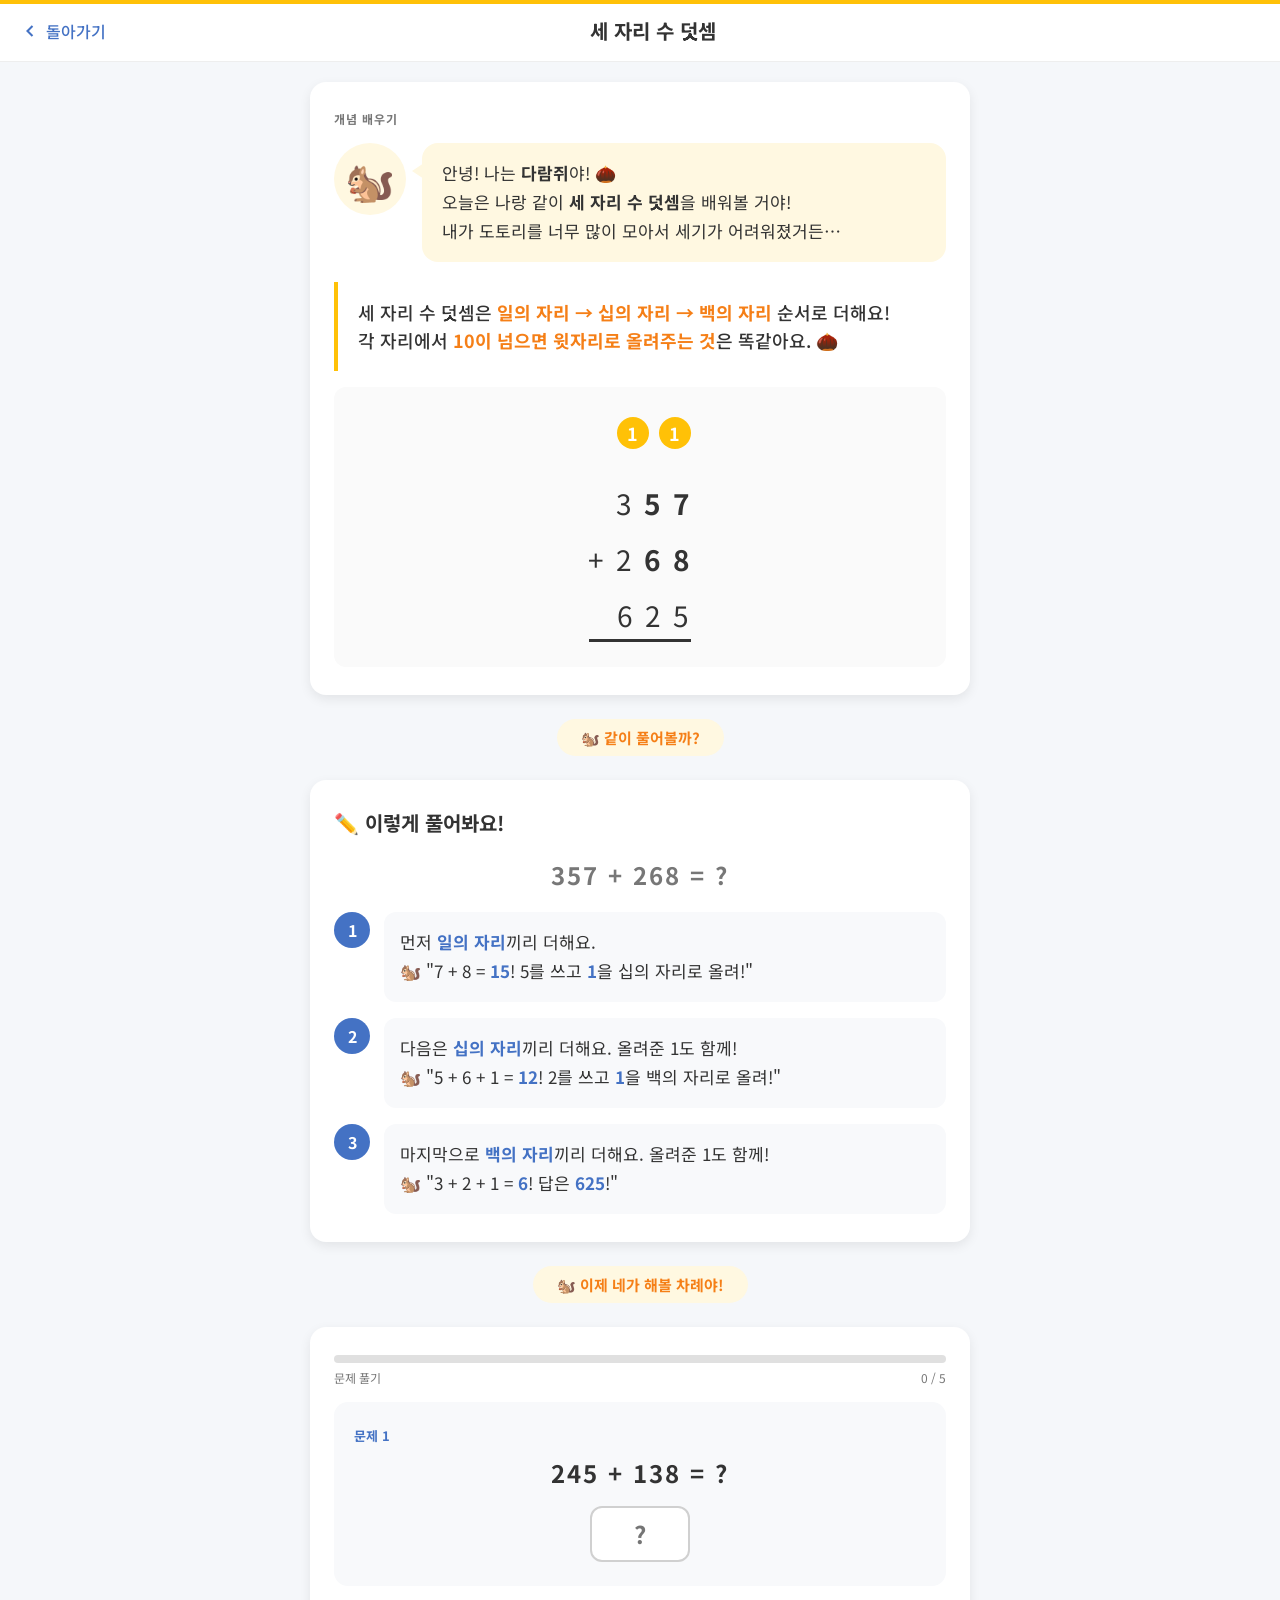
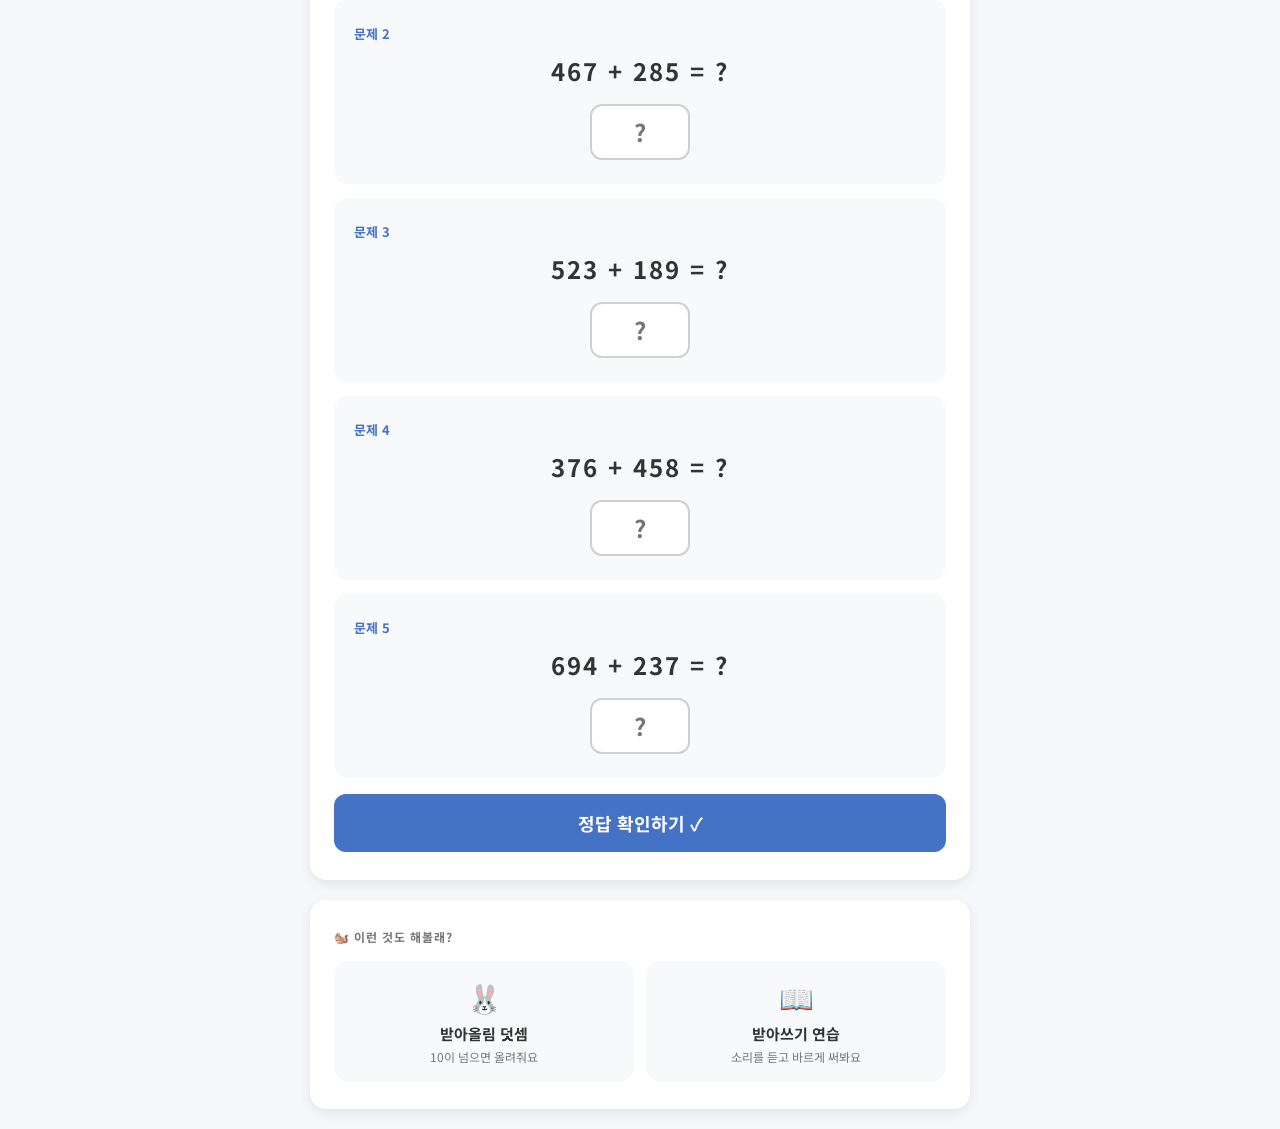
<file: pages/math-hundreds-addition.html>
<!DOCTYPE html>
<html lang="ko">
<head>
  <meta charset="UTF-8">
  <meta name="viewport" content="width=device-width, initial-scale=1.0">
  <title>세아 똑똑해지는 중 - 세 자리 수 덧셈</title>
  <link rel="preconnect" href="https://fonts.googleapis.com">
  <link href="https://fonts.googleapis.com/css2?family=Noto+Sans+KR:wght@400;500;700&display=swap" rel="stylesheet">
  <link rel="stylesheet" href="../css/common.css">
</head>
<body data-category="math">

  <!-- Top Nav -->
  <nav class="top-nav">
    <div class="top-nav-bar math"></div>
    <a class="back-btn" href="../index.html">
      <svg viewBox="0 0 24 24" fill="none" stroke="currentColor" stroke-width="2.5"><path d="M15 18l-6-6 6-6"/></svg>
      돌아가기
    </a>
    <div class="top-nav-title">세 자리 수 덧셈</div>
  </nav>

  <main class="content-wrapper">

    <!-- 개념 설명 -->
    <section class="section-card" id="concept-section">
      <div class="section-label">개념 배우기</div>
      <div class="concept-intro">
        <div class="character-area math">🐿️</div>
        <div class="speech-bubble math">
          안녕! 나는 <strong>다람쥐</strong>야! 🌰<br>
          오늘은 나랑 같이 <strong>세 자리 수 덧셈</strong>을 배워볼 거야!<br>
          내가 도토리를 너무 많이 모아서 세기가 어려워졌거든…
        </div>
      </div>

      <div class="concept-highlight math">
        세 자리 수 덧셈은 <strong class="math">일의 자리 → 십의 자리 → 백의 자리</strong> 순서로 더해요!<br>
        각 자리에서 <strong class="math">10이 넘으면 윗자리로 올려주는 것</strong>은 똑같아요. 🌰
      </div>

      <div class="concept-visual">
        <div style="margin-bottom: 8px;">
          <span style="opacity:0">+</span>
          <span style="display:inline-block;background:#FFC107;color:white;width:32px;height:32px;border-radius:50%;font-size:18px;line-height:32px;text-align:center;vertical-align:super;font-weight:700;">1</span>
          <span style="display:inline-block;background:#FFC107;color:white;width:32px;height:32px;border-radius:50%;font-size:18px;line-height:32px;text-align:center;vertical-align:super;font-weight:700;">1</span><br>
        </div>
        <span style="opacity:0">+</span> 3 <strong>5</strong> <strong>7</strong><br>
        + 2 <strong>6</strong> <strong>8</strong><br>
        <span style="border-bottom:3px solid #333;padding-bottom:4px;">
          <span style="opacity:0">+</span> 6 2 5
        </span>
      </div>
    </section>

    <!-- 흐름 연결 -->
    <div class="flow-connector math"><span>🐿️ 같이 풀어볼까?</span></div>

    <!-- 예시 문제 -->
    <section class="section-card">
      <div class="example-heading">✏️ 이렇게 풀어봐요!</div>

      <div style="text-align:center; font-size:24px; font-weight:700; margin-bottom:20px; letter-spacing:2px; color: var(--text-light);">
        357 + 268 = ?
      </div>

      <div class="step">
        <div class="step-num">1</div>
        <div class="step-content">
          먼저 <span class="highlight">일의 자리</span>끼리 더해요.<br>
          🐿️ "7 + 8 = <span class="highlight">15</span>! 5를 쓰고 <span class="highlight">1</span>을 십의 자리로 올려!"
        </div>
      </div>
      <div class="step">
        <div class="step-num">2</div>
        <div class="step-content">
          다음은 <span class="highlight">십의 자리</span>끼리 더해요. 올려준 1도 함께!<br>
          🐿️ "5 + 6 + 1 = <span class="highlight">12</span>! 2를 쓰고 <span class="highlight">1</span>을 백의 자리로 올려!"
        </div>
      </div>
      <div class="step">
        <div class="step-num">3</div>
        <div class="step-content">
          마지막으로 <span class="highlight">백의 자리</span>끼리 더해요. 올려준 1도 함께!<br>
          🐿️ "3 + 2 + 1 = <span class="highlight">6</span>! 답은 <span class="highlight">625</span>!"
        </div>
      </div>
    </section>

    <!-- 흐름 연결 -->
    <div class="flow-connector math"><span>🐿️ 이제 네가 해볼 차례야!</span></div>

    <!-- 연습 문제 -->
    <section class="section-card" id="practice-section">
      <div class="progress-section" style="padding:0 0 16px;">
        <div class="progress-bar-bg">
          <div class="progress-bar-fill math" id="progress-fill" style="width: 0%;"></div>
        </div>
        <div class="progress-label">
          <span>문제 풀기</span>
          <span id="progress-count">0 / 5</span>
        </div>
      </div>

      <div id="problems-container"></div>

      <div style="margin-top: 16px;">
        <button class="btn-primary" id="submit-btn" onclick="checkAllAnswers()">정답 확인하기 ✓</button>
      </div>
    </section>

    <!-- 결과 -->
    <section id="result-section" style="display:none;"></section>

    <!-- 다시 풀기 -->
    <div id="retry-buttons" style="display:none; flex-direction:column; gap:12px;">
      <button class="btn-primary" onclick="resetPractice(true)">다시 풀어볼래요! 🔄</button>
      <button class="btn-secondary" onclick="scrollToConcept()">개념 다시 보기 📖</button>
    </div>

    <!-- 관련 주제 -->
    <section class="section-card">
      <div class="section-label">🐿️ 이런 것도 해볼래?</div>
      <div class="related-grid">
        <a class="related-card" href="math-carrying.html">
          <div class="icon">🐰</div>
          <div class="title">받아올림 덧셈</div>
          <div class="desc">10이 넘으면 올려줘요</div>
        </a>
        <a class="related-card" href="korean-dictation.html">
          <div class="icon">📖</div>
          <div class="title">받아쓰기 연습</div>
          <div class="desc">소리를 듣고 바르게 써봐요</div>
        </a>
      </div>
    </section>

  </main>

  <script src="../js/common.js"></script>
  <script>
    initPractice({
      title: "세 자리 수 덧셈",
      category: "math",
      character: "🐿️",
      characterName: "다람쥐",

      problems: [
        {
          question: "245 + 138 = ?",
          answer: 383,
          type: "input",
          correctMsg: "잘했어요! 다람쥐가 도토리를 더 줄게요! 🌰",
          wrongMsg: "일의 자리부터! 5+8=13, 1 올리고 → 4+3+1=8 → 2+1=3, 답은 383!"
        },
        {
          question: "467 + 285 = ?",
          answer: 752,
          type: "input",
          correctMsg: "완벽해! 다람쥐가 깜짝 놀랐어! 🌰🌰",
          wrongMsg: "7+5=12, 1 올리고 → 6+8+1=15, 1 올리고 → 4+2+1=7, 답은 752!"
        },
        {
          question: "523 + 189 = ?",
          answer: 712,
          type: "input",
          correctMsg: "대단해! 도토리 왕이야! 🌰🌰🌰",
          wrongMsg: "3+9=12, 1 올리고 → 2+8+1=11, 1 올리고 → 5+1+1=7, 답은 712!"
        },
        {
          question: "376 + 458 = ?",
          answer: 834,
          type: "input",
          correctMsg: "와! 천재 다람쥐 친구구나! 🌟",
          wrongMsg: "6+8=14, 1 올리고 → 7+5+1=13, 1 올리고 → 3+4+1=8, 답은 834!"
        },
        {
          question: "694 + 237 = ?",
          answer: 931,
          type: "input",
          correctMsg: "최고야! 다람쥐가 엄지 척! 👍",
          wrongMsg: "4+7=11, 1 올리고 → 9+3+1=13, 1 올리고 → 6+2+1=9, 답은 931!"
        }
      ],

      resultMessages: {
        excellent: "우와! 다람쥐가 깜짝 놀랐어! 세 자리 수도 완벽하게 더하네! 🌰🌰🌰🌰🌰",
        good: "잘했어! 조금만 더 연습하면 세 자리 수 덧셈도 문제없어! 🌰🌰🌰",
        retry: "괜찮아! 다람쥐도 처음엔 도토리 세기가 어려웠어. 같이 다시 해보자! 💪"
      }
    });
  </script>
</body>
</html>
</file>
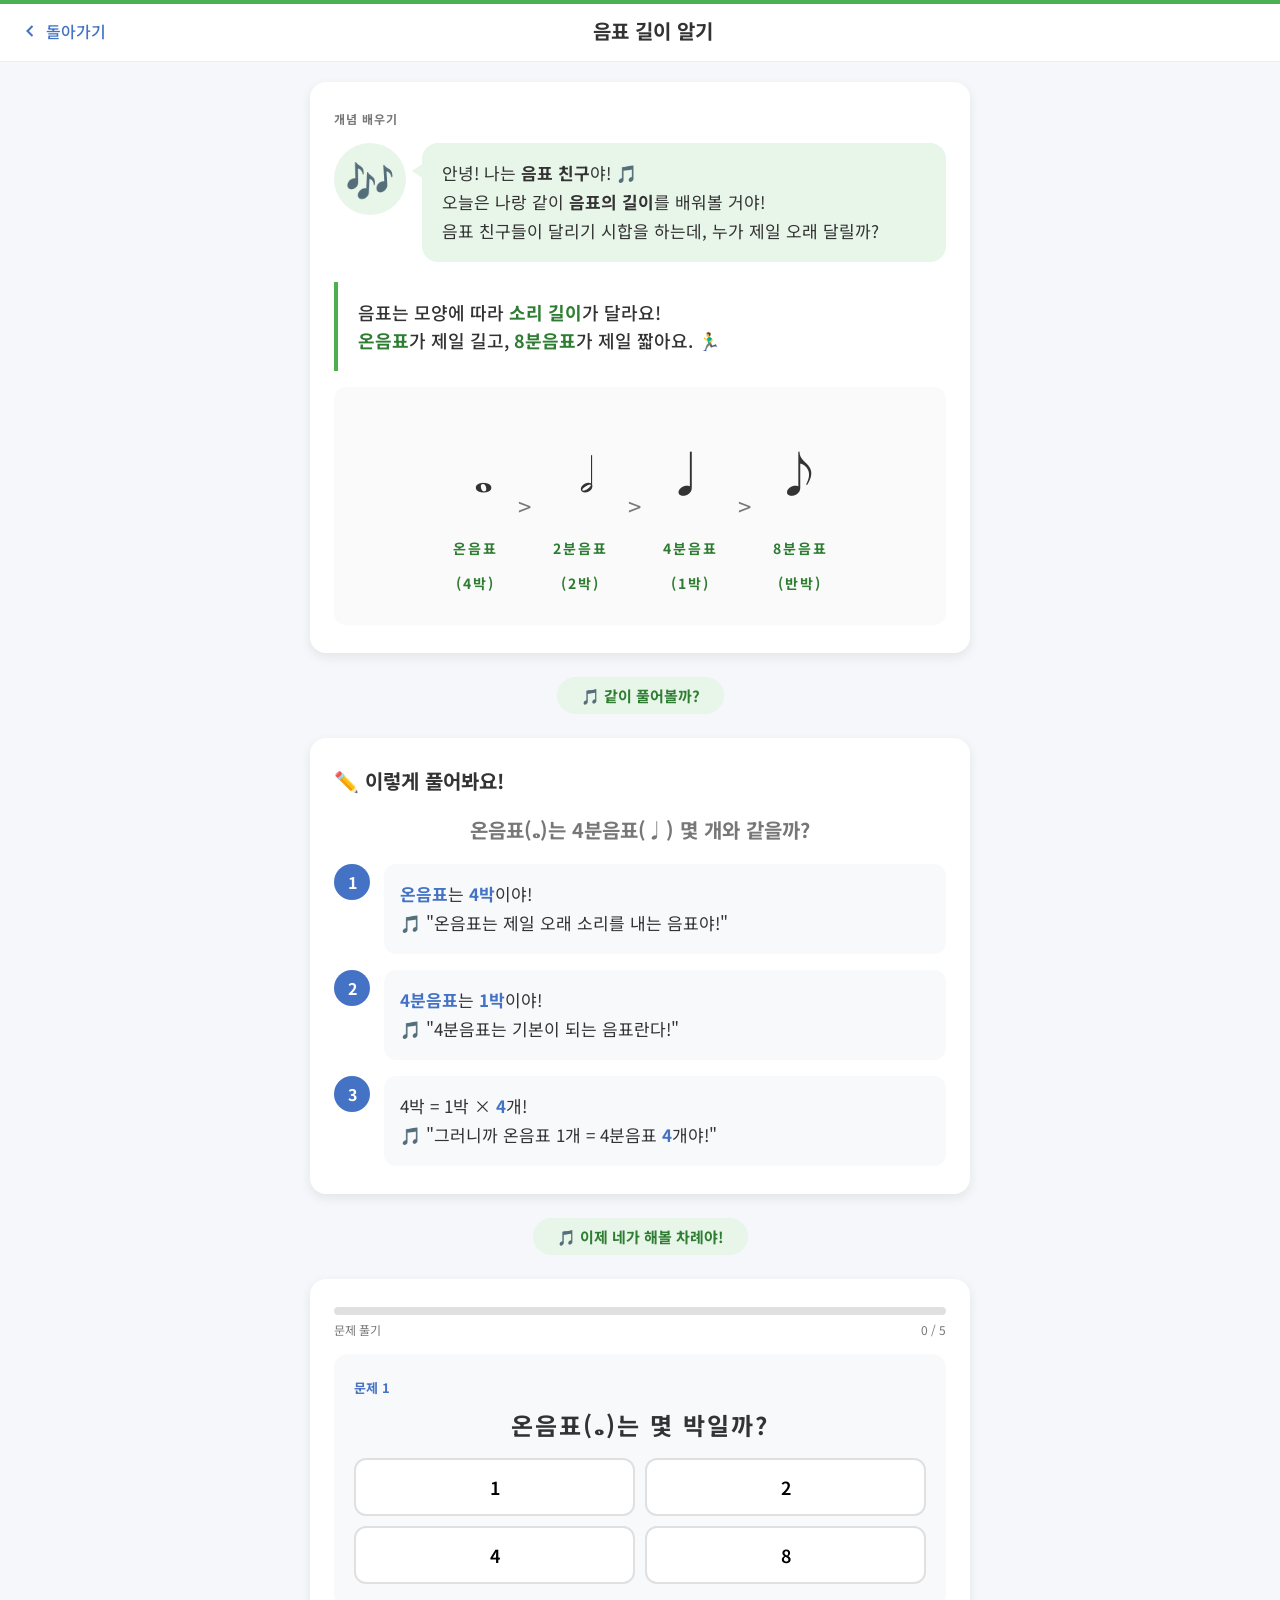
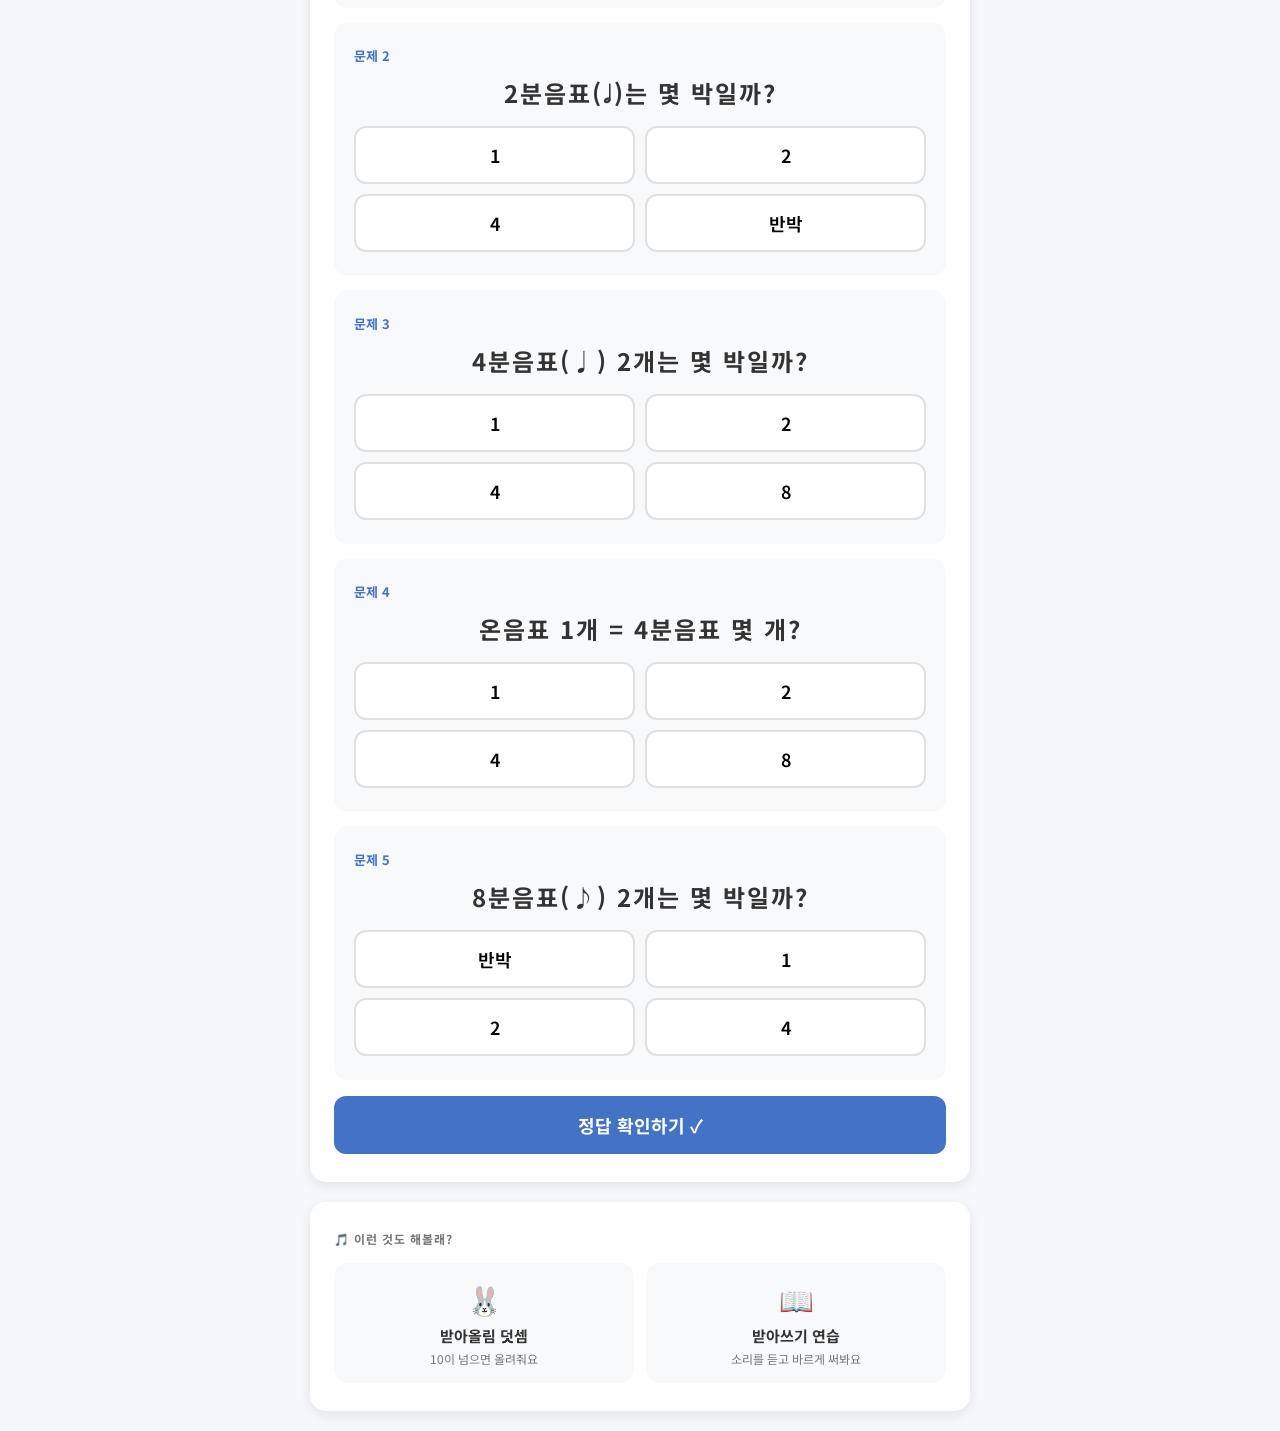
<file: pages/music-note-length.html>
<!DOCTYPE html>
<html lang="ko">
<head>
  <meta charset="UTF-8">
  <meta name="viewport" content="width=device-width, initial-scale=1.0">
  <title>세아 똑똑해지는 중 - 음표 길이 알기</title>
  <link rel="preconnect" href="https://fonts.googleapis.com">
  <link href="https://fonts.googleapis.com/css2?family=Noto+Sans+KR:wght@400;500;700&display=swap" rel="stylesheet">
  <link rel="stylesheet" href="../css/common.css">
</head>
<body data-category="music">

  <!-- Top Nav -->
  <nav class="top-nav">
    <div class="top-nav-bar music"></div>
    <a class="back-btn" href="../index.html">
      <svg viewBox="0 0 24 24" fill="none" stroke="currentColor" stroke-width="2.5"><path d="M15 18l-6-6 6-6"/></svg>
      돌아가기
    </a>
    <div class="top-nav-title">음표 길이 알기</div>
  </nav>

  <main class="content-wrapper">

    <!-- 개념 설명 -->
    <section class="section-card" id="concept-section">
      <div class="section-label">개념 배우기</div>
      <div class="concept-intro">
        <div class="character-area music">🎶</div>
        <div class="speech-bubble music">
          안녕! 나는 <strong>음표 친구</strong>야! 🎵<br>
          오늘은 나랑 같이 <strong>음표의 길이</strong>를 배워볼 거야!<br>
          음표 친구들이 달리기 시합을 하는데, 누가 제일 오래 달릴까?
        </div>
      </div>

      <div class="concept-highlight music">
        음표는 모양에 따라 <strong class="music">소리 길이</strong>가 달라요!<br>
        <strong class="music">온음표</strong>가 제일 길고, <strong class="music">8분음표</strong>가 제일 짧아요. 🏃‍♂️
      </div>

      <div class="concept-visual" style="font-size: 22px; line-height: 2.5;">
        <div style="display:flex; justify-content:center; gap:20px; flex-wrap:wrap; align-items:center;">
          <div style="text-align:center;">
            <div style="font-size:48px;">𝅝</div>
            <div style="font-size:14px; color:var(--music-dark); font-weight:700;">온음표<br>(4박)</div>
          </div>
          <div style="font-size:24px; color:var(--text-light);">></div>
          <div style="text-align:center;">
            <div style="font-size:48px;">𝅗𝅥</div>
            <div style="font-size:14px; color:var(--music-dark); font-weight:700;">2분음표<br>(2박)</div>
          </div>
          <div style="font-size:24px; color:var(--text-light);">></div>
          <div style="text-align:center;">
            <div style="font-size:48px;">♩</div>
            <div style="font-size:14px; color:var(--music-dark); font-weight:700;">4분음표<br>(1박)</div>
          </div>
          <div style="font-size:24px; color:var(--text-light);">></div>
          <div style="text-align:center;">
            <div style="font-size:48px;">♪</div>
            <div style="font-size:14px; color:var(--music-dark); font-weight:700;">8분음표<br>(반박)</div>
          </div>
        </div>
      </div>
    </section>

    <!-- 흐름 연결 -->
    <div class="flow-connector music"><span>🎵 같이 풀어볼까?</span></div>

    <!-- 예시 문제 -->
    <section class="section-card">
      <div class="example-heading">✏️ 이렇게 풀어봐요!</div>

      <div style="text-align:center; font-size:20px; font-weight:700; margin-bottom:20px; color: var(--text-light);">
        온음표(𝅝)는 4분음표(♩) 몇 개와 같을까?
      </div>

      <div class="step">
        <div class="step-num">1</div>
        <div class="step-content">
          <span class="highlight">온음표</span>는 <span class="highlight">4박</span>이야!<br>
          🎵 "온음표는 제일 오래 소리를 내는 음표야!"
        </div>
      </div>
      <div class="step">
        <div class="step-num">2</div>
        <div class="step-content">
          <span class="highlight">4분음표</span>는 <span class="highlight">1박</span>이야!<br>
          🎵 "4분음표는 기본이 되는 음표란다!"
        </div>
      </div>
      <div class="step">
        <div class="step-num">3</div>
        <div class="step-content">
          4박 = 1박 × <span class="highlight">4</span>개!<br>
          🎵 "그러니까 온음표 1개 = 4분음표 <span class="highlight">4</span>개야!"
        </div>
      </div>
    </section>

    <!-- 흐름 연결 -->
    <div class="flow-connector music"><span>🎵 이제 네가 해볼 차례야!</span></div>

    <!-- 연습 문제 -->
    <section class="section-card" id="practice-section">
      <div class="progress-section" style="padding:0 0 16px;">
        <div class="progress-bar-bg">
          <div class="progress-bar-fill music" id="progress-fill" style="width: 0%;"></div>
        </div>
        <div class="progress-label">
          <span>문제 풀기</span>
          <span id="progress-count">0 / 5</span>
        </div>
      </div>

      <div id="problems-container"></div>

      <div style="margin-top: 16px;">
        <button class="btn-primary" id="submit-btn" onclick="checkAllAnswers()">정답 확인하기 ✓</button>
      </div>
    </section>

    <!-- 결과 -->
    <section id="result-section" style="display:none;"></section>

    <!-- 다시 풀기 -->
    <div id="retry-buttons" style="display:none; flex-direction:column; gap:12px;">
      <button class="btn-primary" onclick="resetPractice(true)">다시 풀어볼래요! 🔄</button>
      <button class="btn-secondary" onclick="scrollToConcept()">개념 다시 보기 📖</button>
    </div>

    <!-- 관련 주제 -->
    <section class="section-card">
      <div class="section-label">🎵 이런 것도 해볼래?</div>
      <div class="related-grid">
        <a class="related-card" href="math-carrying.html">
          <div class="icon">🐰</div>
          <div class="title">받아올림 덧셈</div>
          <div class="desc">10이 넘으면 올려줘요</div>
        </a>
        <a class="related-card" href="korean-dictation.html">
          <div class="icon">📖</div>
          <div class="title">받아쓰기 연습</div>
          <div class="desc">소리를 듣고 바르게 써봐요</div>
        </a>
      </div>
    </section>

  </main>

  <script src="../js/common.js"></script>
  <script>
    initPractice({
      title: "음표 길이 알기",
      category: "music",
      character: "🎵",
      characterName: "음표 친구",

      problems: [
        {
          question: "온음표(𝅝)는 몇 박일까?",
          answer: "4",
          type: "choice",
          choices: ["1", "2", "4", "8"],
          correctMsg: "맞아! 온음표는 4박이야! 🎶",
          wrongMsg: "온음표는 제일 긴 음표야, 4박이란다!"
        },
        {
          question: "2분음표(𝅗𝅥)는 몇 박일까?",
          answer: "2",
          type: "choice",
          choices: ["1", "2", "4", "반박"],
          correctMsg: "정답! 2분음표는 2박! 🎶",
          wrongMsg: "2분음표는 온음표의 절반, 2박이야!"
        },
        {
          question: "4분음표(♩) 2개는 몇 박일까?",
          answer: "2",
          type: "choice",
          choices: ["1", "2", "4", "8"],
          correctMsg: "와! 잘 알고 있구나! 🌟",
          wrongMsg: "4분음표는 1박이니까, 2개면 2박이야!"
        },
        {
          question: "온음표 1개 = 4분음표 몇 개?",
          answer: "4",
          type: "choice",
          choices: ["1", "2", "4", "8"],
          correctMsg: "완벽해! 음표 박사야! 🎵",
          wrongMsg: "온음표는 4박, 4분음표는 1박이니까 4개야!"
        },
        {
          question: "8분음표(♪) 2개는 몇 박일까?",
          answer: "1",
          type: "choice",
          choices: ["반박", "1", "2", "4"],
          correctMsg: "대단해! 리듬감이 좋구나! 🥁",
          wrongMsg: "8분음표는 반박이니까, 2개면 1박이야!"
        }
      ],

      resultMessages: {
        excellent: "우와! 음표 친구가 감동받았어! 리듬의 천재야! 🎶🎶🎶",
        good: "잘했어! 음표 친구들이랑 조금만 더 연습하자! 🎵🎵",
        retry: "괜찮아! 음표 친구도 처음엔 헷갈렸어. 같이 다시 해보자! 💪"
      }
    });
  </script>
</body>
</html>
</file>
<file: css/common.css>
/* ── Reset & Base ── */
* { margin: 0; padding: 0; box-sizing: border-box; }

:root {
  /* 주요 색상 */
  --primary: #4472C4;
  --primary-dark: #3760A8;

  /* 카테고리 색상 */
  --math: #FFC107;
  --math-bg: #FFF8E1;
  --math-dark: #F57F17;
  --music: #4CAF50;
  --music-bg: #E8F5E9;
  --music-dark: #2E7D32;
  --korean: #E91E63;
  --korean-bg: #FCE4EC;
  --korean-dark: #C2185B;

  /* 피드백 색상 */
  --correct: #27AE60;
  --correct-bg: #E8F5E9;
  --wrong: #E74C3C;
  --wrong-bg: #FFEBEE;

  /* 기본 */
  --bg: #F5F7FA;
  --card-bg: #FFFFFF;
  --text: #333333;
  --text-light: #777777;

  /* 컴포넌트 */
  --shadow: 0 4px 12px rgba(0,0,0,0.08);
  --radius: 16px;
  --radius-sm: 12px;
  --radius-xs: 8px;

  /* 폰트 */
  --font: 'Noto Sans KR', sans-serif;
}

body {
  font-family: var(--font);
  background: var(--bg);
  color: var(--text);
  min-height: 100vh;
  -webkit-text-size-adjust: 100%;
}

a { text-decoration: none; color: inherit; }

/* ── Header (메인 페이지) ── */
.header {
  background: linear-gradient(135deg, #4472C4 0%, #5B8FD4 100%);
  padding: 24px 20px 28px;
  text-align: center;
  color: white;
  position: sticky;
  top: 0;
  z-index: 100;
  box-shadow: 0 2px 12px rgba(68,114,196,0.3);
}
.header-logo {
  font-size: 32px;
  font-weight: 700;
  letter-spacing: -0.5px;
  margin-bottom: 4px;
}
.header-logo span { opacity: 0.9; font-weight: 400; font-size: 20px; margin-left: 6px; }
.header-greeting {
  font-size: 15px;
  opacity: 0.85;
  font-weight: 400;
}

/* ── Category Filter ── */
.filter-bar {
  display: flex;
  gap: 8px;
  padding: 16px 20px;
  overflow-x: auto;
  -webkit-overflow-scrolling: touch;
  background: white;
  border-bottom: 1px solid #eee;
  position: sticky;
  top: 88px;
  z-index: 99;
}
.filter-btn {
  flex-shrink: 0;
  padding: 10px 22px;
  border-radius: 24px;
  border: 2px solid #E0E0E0;
  background: white;
  font-size: 16px;
  font-weight: 500;
  color: var(--text-light);
  cursor: pointer;
  transition: all 0.2s;
  font-family: var(--font);
}
.filter-btn:hover { border-color: var(--primary); color: var(--primary); }
.filter-btn.active {
  background: var(--primary);
  color: white;
  border-color: var(--primary);
}
.filter-btn.active[data-cat="math"] { background: var(--math); border-color: var(--math); color: #333; }
.filter-btn.active[data-cat="music"] { background: var(--music); border-color: var(--music); color: white; }
.filter-btn.active[data-cat="korean"] { background: var(--korean); border-color: var(--korean); color: white; }

/* ── Card Grid ── */
.card-grid {
  display: grid;
  grid-template-columns: 1fr;
  gap: 16px;
  padding: 20px;
  max-width: 800px;
  margin: 0 auto;
}

/* ── Topic Card ── */
.topic-card {
  background: var(--card-bg);
  border-radius: var(--radius);
  box-shadow: var(--shadow);
  padding: 24px 20px;
  cursor: pointer;
  transition: transform 0.2s, box-shadow 0.2s;
  display: flex;
  flex-direction: column;
  gap: 10px;
  position: relative;
  overflow: hidden;
}
.topic-card:hover, .topic-card:active {
  transform: translateY(-4px);
  box-shadow: 0 8px 24px rgba(0,0,0,0.12);
}
.card-category-bar {
  position: absolute;
  top: 0; left: 0; right: 0;
  height: 5px;
}
.card-category-bar.math { background: var(--math); }
.card-category-bar.music { background: var(--music); }
.card-category-bar.korean { background: var(--korean); }

.card-icon { font-size: 40px; margin-top: 4px; }

.card-badge {
  display: inline-block;
  padding: 3px 10px;
  border-radius: 12px;
  font-size: 11px;
  font-weight: 700;
  width: fit-content;
}
.card-badge.math { background: var(--math-bg); color: var(--math-dark); }
.card-badge.music { background: var(--music-bg); color: var(--music-dark); }
.card-badge.korean { background: var(--korean-bg); color: var(--korean-dark); }

.card-title {
  font-size: 20px;
  font-weight: 700;
  line-height: 1.3;
}
.card-concept {
  font-size: 14px;
  color: var(--primary);
  font-weight: 500;
  background: #EEF3FA;
  padding: 8px 12px;
  border-radius: 10px;
  line-height: 1.5;
}
.card-story {
  font-size: 13px;
  color: var(--text-light);
  line-height: 1.5;
  font-style: italic;
}
.card-difficulty {
  font-size: 13px;
  color: #BDBDBD;
  margin-top: auto;
}
.card-difficulty .star-filled { color: var(--math); }

/* ── Footer ── */
.footer {
  text-align: center;
  padding: 32px 20px;
  color: var(--text-light);
  font-size: 13px;
  border-top: 1px solid #eee;
  margin-top: 20px;
  background: white;
}
.footer a { color: var(--primary); }

/* ── Top Nav (상세 페이지) ── */
.top-nav {
  background: white;
  border-bottom: 1px solid #eee;
  display: flex;
  align-items: center;
  padding: 16px 20px;
  position: sticky;
  top: 0;
  z-index: 100;
}
.top-nav-bar {
  height: 4px;
  position: absolute;
  top: 0; left: 0; right: 0;
}
.top-nav-bar.math { background: var(--math); }
.top-nav-bar.music { background: var(--music); }
.top-nav-bar.korean { background: var(--korean); }

.back-btn {
  display: flex; align-items: center; gap: 6px;
  font-size: 16px; color: var(--primary);
  font-weight: 500;
  flex-shrink: 0;
}
.back-btn svg { width: 20px; height: 20px; }
.top-nav-title {
  flex: 1; text-align: center;
  font-size: 20px; font-weight: 700;
  margin-right: 60px;
}

/* ── Content Wrapper ── */
.content-wrapper {
  max-width: 700px;
  margin: 0 auto;
  padding: 20px;
  display: flex;
  flex-direction: column;
  gap: 20px;
}

/* ── Section Card ── */
.section-card {
  background: var(--card-bg);
  border-radius: var(--radius);
  box-shadow: var(--shadow);
  padding: 28px 24px;
}
.section-label {
  font-size: 12px;
  font-weight: 700;
  text-transform: uppercase;
  letter-spacing: 1px;
  color: var(--text-light);
  margin-bottom: 16px;
}

/* ── Concept Section ── */
.concept-intro {
  display: flex;
  gap: 16px;
  align-items: flex-start;
  margin-bottom: 20px;
}
.character-area {
  flex-shrink: 0;
  width: 72px; height: 72px;
  border-radius: 50%;
  display: flex;
  align-items: center;
  justify-content: center;
  font-size: 40px;
}
.character-area.math { background: var(--math-bg); }
.character-area.music { background: var(--music-bg); }
.character-area.korean { background: var(--korean-bg); }

.speech-bubble {
  position: relative;
  border-radius: 16px;
  padding: 16px 20px;
  font-size: 17px;
  line-height: 1.7;
  flex: 1;
}
.speech-bubble.math { background: var(--math-bg); }
.speech-bubble.music { background: var(--music-bg); }
.speech-bubble.korean { background: var(--korean-bg); }

.speech-bubble::before {
  content: '';
  position: absolute;
  left: -10px; top: 20px;
  width: 0; height: 0;
  border-top: 8px solid transparent;
  border-bottom: 8px solid transparent;
}
.speech-bubble.math::before { border-right: 12px solid var(--math-bg); }
.speech-bubble.music::before { border-right: 12px solid var(--music-bg); }
.speech-bubble.korean::before { border-right: 12px solid var(--korean-bg); }

.concept-highlight {
  background: white;
  padding: 16px 20px;
  border-radius: 0 12px 12px 0;
  margin-top: 16px;
  font-size: 18px;
  font-weight: 500;
  line-height: 1.6;
}
.concept-highlight.math { border-left: 4px solid var(--math); }
.concept-highlight.music { border-left: 4px solid var(--music); }
.concept-highlight.korean { border-left: 4px solid var(--korean); }
.concept-highlight strong.math { color: var(--math-dark); }
.concept-highlight strong.music { color: var(--music-dark); }
.concept-highlight strong.korean { color: var(--korean-dark); }

.concept-visual {
  background: #FAFAFA;
  border-radius: 12px;
  padding: 24px;
  text-align: center;
  margin-top: 16px;
  font-size: 28px;
  letter-spacing: 2px;
  line-height: 2;
}

/* ── Flow Connector ── */
.flow-connector {
  text-align: center;
  padding: 4px 0;
}
.flow-connector span {
  display: inline-block;
  font-size: 15px;
  font-weight: 700;
  padding: 8px 24px;
  border-radius: 20px;
}
.flow-connector.math span { background: var(--math-bg); color: var(--math-dark); }
.flow-connector.music span { background: var(--music-bg); color: var(--music-dark); }
.flow-connector.korean span { background: var(--korean-bg); color: var(--korean-dark); }

/* ── Example Steps ── */
.example-heading {
  font-size: 20px;
  font-weight: 700;
  margin-bottom: 20px;
  display: flex;
  align-items: center;
  gap: 8px;
}
.step {
  display: flex;
  gap: 14px;
  margin-bottom: 16px;
  align-items: flex-start;
}
.step:last-child { margin-bottom: 0; }
.step-num {
  flex-shrink: 0;
  width: 36px; height: 36px;
  background: var(--primary);
  color: white;
  border-radius: 50%;
  display: flex; align-items: center; justify-content: center;
  font-size: 16px; font-weight: 700;
}
.step-content {
  flex: 1;
  background: #F8F9FB;
  border-radius: 12px;
  padding: 16px;
  font-size: 17px;
  line-height: 1.7;
}
.step-content .highlight { color: var(--primary); font-weight: 700; }

/* ── Practice Problems ── */
.problem-card {
  background: #F8F9FB;
  border-radius: 14px;
  padding: 24px 20px;
  margin-bottom: 14px;
  transition: opacity 0.3s;
}
.problem-card:last-of-type { margin-bottom: 0; }
.problem-number {
  font-size: 13px;
  font-weight: 700;
  color: var(--primary);
  margin-bottom: 10px;
}
.problem-question {
  font-size: 24px;
  font-weight: 700;
  text-align: center;
  margin-bottom: 16px;
  letter-spacing: 2px;
}
.problem-input-row {
  display: flex;
  align-items: center;
  justify-content: center;
  gap: 12px;
}
.problem-input {
  width: 100px; height: 56px;
  border: 2px solid #D0D0D0;
  border-radius: 12px;
  text-align: center;
  font-size: 24px;
  font-weight: 700;
  font-family: var(--font);
  outline: none;
  transition: border-color 0.2s;
}
.problem-input:focus { border-color: var(--primary); }
.problem-input.correct { border-color: var(--correct); background: var(--correct-bg); }
.problem-input.wrong { border-color: var(--wrong); background: var(--wrong-bg); }

/* 객관식 문제 */
.choice-grid {
  display: grid;
  grid-template-columns: 1fr 1fr;
  gap: 10px;
  margin-top: 8px;
}
.choice-btn {
  padding: 14px;
  border: 2px solid #E0E0E0;
  border-radius: 12px;
  background: white;
  font-size: 18px;
  font-weight: 600;
  cursor: pointer;
  transition: all 0.2s;
  font-family: var(--font);
  text-align: center;
}
.choice-btn:hover { border-color: var(--primary); background: #EEF3FA; }
.choice-btn.selected { border-color: var(--primary); background: #EEF3FA; color: var(--primary); }
.choice-btn.correct { border-color: var(--correct); background: var(--correct-bg); color: var(--correct); }
.choice-btn.wrong { border-color: var(--wrong); background: var(--wrong-bg); color: var(--wrong); }

/* ── Buttons ── */
.btn-primary {
  display: block;
  width: 100%;
  padding: 16px;
  background: var(--primary);
  color: white;
  border: none;
  border-radius: 12px;
  font-size: 18px;
  font-weight: 700;
  cursor: pointer;
  font-family: var(--font);
  transition: background 0.2s;
  min-height: 52px;
}
.btn-primary:hover { background: var(--primary-dark); }
.btn-primary:active { transform: scale(0.98); }

.btn-secondary {
  display: block;
  width: 100%;
  padding: 16px;
  background: white;
  color: var(--primary);
  border: 2px solid var(--primary);
  border-radius: 12px;
  font-size: 18px;
  font-weight: 700;
  cursor: pointer;
  font-family: var(--font);
  min-height: 52px;
}

/* ── Feedback ── */
.feedback-correct {
  display: flex; align-items: center; gap: 8px;
  background: var(--correct-bg);
  padding: 10px 14px;
  border-radius: 10px;
  margin-top: 12px;
  font-size: 15px;
  color: var(--correct);
  font-weight: 500;
}
.feedback-wrong {
  display: flex; align-items: flex-start; gap: 8px;
  background: var(--wrong-bg);
  padding: 10px 14px;
  border-radius: 10px;
  margin-top: 12px;
  font-size: 15px;
  color: var(--wrong);
}
.feedback-wrong .answer { font-weight: 700; }

/* ── Result ── */
.result-card { text-align: center; }
.result-score {
  font-size: 48px;
  font-weight: 700;
  color: var(--correct);
  margin: 12px 0;
}
.result-score span { color: var(--text-light); font-size: 28px; }
.result-character { font-size: 64px; margin: 8px 0; }
.result-message {
  display: inline-block;
  background: var(--correct-bg);
  padding: 16px 28px;
  border-radius: 16px;
  font-size: 18px;
  font-weight: 500;
  color: var(--correct);
  line-height: 1.6;
  margin: 12px 0 24px;
}
.result-message.retry {
  background: #EEF3FA;
  color: var(--primary);
}
.result-buttons {
  display: flex;
  flex-direction: column;
  gap: 12px;
}
.result-detail {
  text-align: left;
  width: 100%;
  margin-bottom: 20px;
}
.result-detail .feedback-correct,
.result-detail .feedback-wrong {
  margin-top: 0;
  margin-bottom: 8px;
}

/* ── Progress Bar ── */
.progress-section {
  padding: 16px 20px 0;
  max-width: 700px;
  margin: 0 auto;
}
.progress-bar-bg {
  height: 8px;
  background: #E0E0E0;
  border-radius: 4px;
  overflow: hidden;
}
.progress-bar-fill {
  height: 100%;
  border-radius: 4px;
  transition: width 0.3s;
}
.progress-bar-fill.math { background: linear-gradient(90deg, var(--math), var(--math-dark)); }
.progress-bar-fill.music { background: linear-gradient(90deg, var(--music), var(--music-dark)); }
.progress-bar-fill.korean { background: linear-gradient(90deg, var(--korean), var(--korean-dark)); }

.progress-label {
  display: flex;
  justify-content: space-between;
  font-size: 12px;
  color: var(--text-light);
  margin-top: 6px;
}

/* ── Related Topics ── */
.related-grid {
  display: grid;
  grid-template-columns: repeat(2, 1fr);
  gap: 12px;
}
.related-card {
  background: #F8F9FB;
  border-radius: 14px;
  padding: 16px;
  text-align: center;
  transition: transform 0.2s;
  display: block;
}
.related-card:hover { transform: translateY(-2px); }
.related-card .icon { font-size: 28px; margin-bottom: 6px; }
.related-card .title { font-size: 15px; font-weight: 700; }
.related-card .desc { font-size: 12px; color: var(--text-light); margin-top: 4px; }

/* ── Responsive ── */
@media (min-width: 768px) {
  .card-grid { grid-template-columns: repeat(2, 1fr); }
}
@media (min-width: 1025px) {
  .card-grid { grid-template-columns: repeat(3, 1fr); max-width: 1000px; }
}
@media (max-width: 767px) {
  .header-logo { font-size: 26px; }
  .concept-intro { flex-direction: column; align-items: center; text-align: center; }
  .speech-bubble::before { display: none; }
  .related-grid { grid-template-columns: 1fr; }
}
</file>
